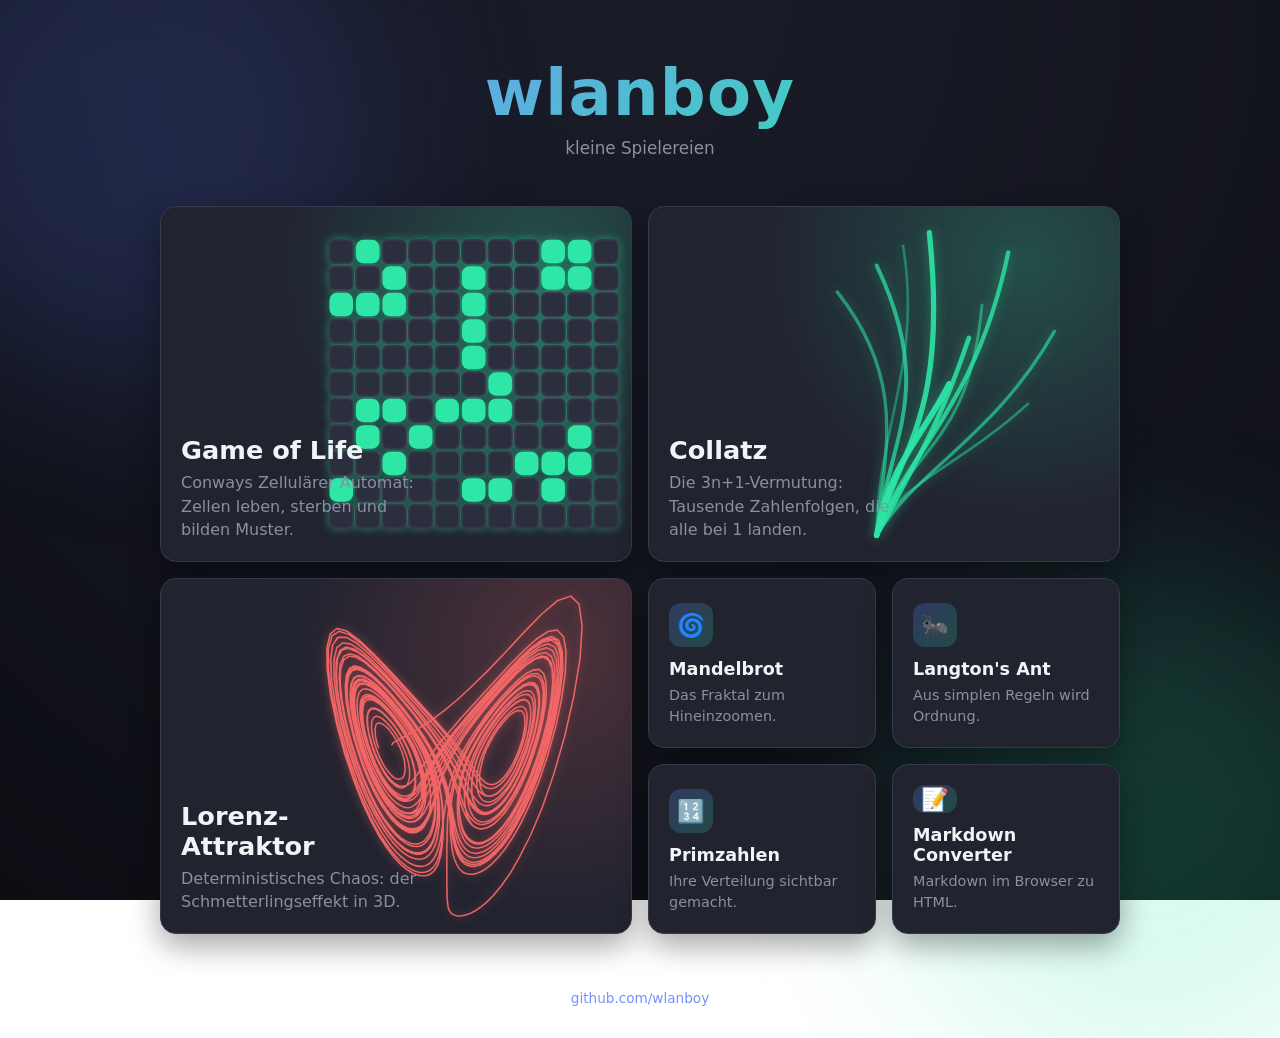
<file: index.html>
<!DOCTYPE html>
<html lang="de">
<head>
    <meta charset="UTF-8" />
    <meta name="viewport" content="width=device-width, initial-scale=1.0" />
    <meta name="description" content="Kleine Spielereien: Simulationen, Fraktale und Visualisierungen im Browser." />
    <title>wlanboy.github.io</title>
    <link rel="stylesheet" href="index.css" />
</head>
<body>

    <main class="app">
        <header class="hero">
            <h1>wlanboy</h1>
            <p class="subtitle">kleine Spielereien</p>
        </header>

        <div class="grid">
            <a href="gol.html" class="card big art gol">
                <svg class="card-art" viewBox="0 0 99 99" aria-hidden="true">
                    <rect x="0.5" y="0.5" width="8" height="8" rx="2" fill="#2b2e3d" stroke="#363a4a" stroke-width=".6"/>
                    <rect x="9.5" y="0.5" width="8" height="8" rx="2.5" fill="#2ee6a6" stroke="none"/>
                    <rect x="18.5" y="0.5" width="8" height="8" rx="2" fill="#2b2e3d" stroke="#363a4a" stroke-width=".6"/>
                    <rect x="27.5" y="0.5" width="8" height="8" rx="2" fill="#2b2e3d" stroke="#363a4a" stroke-width=".6"/>
                    <rect x="36.5" y="0.5" width="8" height="8" rx="2" fill="#2b2e3d" stroke="#363a4a" stroke-width=".6"/>
                    <rect x="45.5" y="0.5" width="8" height="8" rx="2" fill="#2b2e3d" stroke="#363a4a" stroke-width=".6"/>
                    <rect x="54.5" y="0.5" width="8" height="8" rx="2" fill="#2b2e3d" stroke="#363a4a" stroke-width=".6"/>
                    <rect x="63.5" y="0.5" width="8" height="8" rx="2" fill="#2b2e3d" stroke="#363a4a" stroke-width=".6"/>
                    <rect x="72.5" y="0.5" width="8" height="8" rx="2.5" fill="#2ee6a6" stroke="none"/>
                    <rect x="81.5" y="0.5" width="8" height="8" rx="2.5" fill="#2ee6a6" stroke="none"/>
                    <rect x="90.5" y="0.5" width="8" height="8" rx="2" fill="#2b2e3d" stroke="#363a4a" stroke-width=".6"/>
                    <rect x="0.5" y="9.5" width="8" height="8" rx="2" fill="#2b2e3d" stroke="#363a4a" stroke-width=".6"/>
                    <rect x="9.5" y="9.5" width="8" height="8" rx="2" fill="#2b2e3d" stroke="#363a4a" stroke-width=".6"/>
                    <rect x="18.5" y="9.5" width="8" height="8" rx="2.5" fill="#2ee6a6" stroke="none"/>
                    <rect x="27.5" y="9.5" width="8" height="8" rx="2" fill="#2b2e3d" stroke="#363a4a" stroke-width=".6"/>
                    <rect x="36.5" y="9.5" width="8" height="8" rx="2" fill="#2b2e3d" stroke="#363a4a" stroke-width=".6"/>
                    <rect x="45.5" y="9.5" width="8" height="8" rx="2.5" fill="#2ee6a6" stroke="none"/>
                    <rect x="54.5" y="9.5" width="8" height="8" rx="2" fill="#2b2e3d" stroke="#363a4a" stroke-width=".6"/>
                    <rect x="63.5" y="9.5" width="8" height="8" rx="2" fill="#2b2e3d" stroke="#363a4a" stroke-width=".6"/>
                    <rect x="72.5" y="9.5" width="8" height="8" rx="2.5" fill="#2ee6a6" stroke="none"/>
                    <rect x="81.5" y="9.5" width="8" height="8" rx="2.5" fill="#2ee6a6" stroke="none"/>
                    <rect x="90.5" y="9.5" width="8" height="8" rx="2" fill="#2b2e3d" stroke="#363a4a" stroke-width=".6"/>
                    <rect x="0.5" y="18.5" width="8" height="8" rx="2.5" fill="#2ee6a6" stroke="none"/>
                    <rect x="9.5" y="18.5" width="8" height="8" rx="2.5" fill="#2ee6a6" stroke="none"/>
                    <rect x="18.5" y="18.5" width="8" height="8" rx="2.5" fill="#2ee6a6" stroke="none"/>
                    <rect x="27.5" y="18.5" width="8" height="8" rx="2" fill="#2b2e3d" stroke="#363a4a" stroke-width=".6"/>
                    <rect x="36.5" y="18.5" width="8" height="8" rx="2" fill="#2b2e3d" stroke="#363a4a" stroke-width=".6"/>
                    <rect x="45.5" y="18.5" width="8" height="8" rx="2.5" fill="#2ee6a6" stroke="none"/>
                    <rect x="54.5" y="18.5" width="8" height="8" rx="2" fill="#2b2e3d" stroke="#363a4a" stroke-width=".6"/>
                    <rect x="63.5" y="18.5" width="8" height="8" rx="2" fill="#2b2e3d" stroke="#363a4a" stroke-width=".6"/>
                    <rect x="72.5" y="18.5" width="8" height="8" rx="2" fill="#2b2e3d" stroke="#363a4a" stroke-width=".6"/>
                    <rect x="81.5" y="18.5" width="8" height="8" rx="2" fill="#2b2e3d" stroke="#363a4a" stroke-width=".6"/>
                    <rect x="90.5" y="18.5" width="8" height="8" rx="2" fill="#2b2e3d" stroke="#363a4a" stroke-width=".6"/>
                    <rect x="0.5" y="27.5" width="8" height="8" rx="2" fill="#2b2e3d" stroke="#363a4a" stroke-width=".6"/>
                    <rect x="9.5" y="27.5" width="8" height="8" rx="2" fill="#2b2e3d" stroke="#363a4a" stroke-width=".6"/>
                    <rect x="18.5" y="27.5" width="8" height="8" rx="2" fill="#2b2e3d" stroke="#363a4a" stroke-width=".6"/>
                    <rect x="27.5" y="27.5" width="8" height="8" rx="2" fill="#2b2e3d" stroke="#363a4a" stroke-width=".6"/>
                    <rect x="36.5" y="27.5" width="8" height="8" rx="2" fill="#2b2e3d" stroke="#363a4a" stroke-width=".6"/>
                    <rect x="45.5" y="27.5" width="8" height="8" rx="2.5" fill="#2ee6a6" stroke="none"/>
                    <rect x="54.5" y="27.5" width="8" height="8" rx="2" fill="#2b2e3d" stroke="#363a4a" stroke-width=".6"/>
                    <rect x="63.5" y="27.5" width="8" height="8" rx="2" fill="#2b2e3d" stroke="#363a4a" stroke-width=".6"/>
                    <rect x="72.5" y="27.5" width="8" height="8" rx="2" fill="#2b2e3d" stroke="#363a4a" stroke-width=".6"/>
                    <rect x="81.5" y="27.5" width="8" height="8" rx="2" fill="#2b2e3d" stroke="#363a4a" stroke-width=".6"/>
                    <rect x="90.5" y="27.5" width="8" height="8" rx="2" fill="#2b2e3d" stroke="#363a4a" stroke-width=".6"/>
                    <rect x="0.5" y="36.5" width="8" height="8" rx="2" fill="#2b2e3d" stroke="#363a4a" stroke-width=".6"/>
                    <rect x="9.5" y="36.5" width="8" height="8" rx="2" fill="#2b2e3d" stroke="#363a4a" stroke-width=".6"/>
                    <rect x="18.5" y="36.5" width="8" height="8" rx="2" fill="#2b2e3d" stroke="#363a4a" stroke-width=".6"/>
                    <rect x="27.5" y="36.5" width="8" height="8" rx="2" fill="#2b2e3d" stroke="#363a4a" stroke-width=".6"/>
                    <rect x="36.5" y="36.5" width="8" height="8" rx="2" fill="#2b2e3d" stroke="#363a4a" stroke-width=".6"/>
                    <rect x="45.5" y="36.5" width="8" height="8" rx="2.5" fill="#2ee6a6" stroke="none"/>
                    <rect x="54.5" y="36.5" width="8" height="8" rx="2" fill="#2b2e3d" stroke="#363a4a" stroke-width=".6"/>
                    <rect x="63.5" y="36.5" width="8" height="8" rx="2" fill="#2b2e3d" stroke="#363a4a" stroke-width=".6"/>
                    <rect x="72.5" y="36.5" width="8" height="8" rx="2" fill="#2b2e3d" stroke="#363a4a" stroke-width=".6"/>
                    <rect x="81.5" y="36.5" width="8" height="8" rx="2" fill="#2b2e3d" stroke="#363a4a" stroke-width=".6"/>
                    <rect x="90.5" y="36.5" width="8" height="8" rx="2" fill="#2b2e3d" stroke="#363a4a" stroke-width=".6"/>
                    <rect x="0.5" y="45.5" width="8" height="8" rx="2" fill="#2b2e3d" stroke="#363a4a" stroke-width=".6"/>
                    <rect x="9.5" y="45.5" width="8" height="8" rx="2" fill="#2b2e3d" stroke="#363a4a" stroke-width=".6"/>
                    <rect x="18.5" y="45.5" width="8" height="8" rx="2" fill="#2b2e3d" stroke="#363a4a" stroke-width=".6"/>
                    <rect x="27.5" y="45.5" width="8" height="8" rx="2" fill="#2b2e3d" stroke="#363a4a" stroke-width=".6"/>
                    <rect x="36.5" y="45.5" width="8" height="8" rx="2" fill="#2b2e3d" stroke="#363a4a" stroke-width=".6"/>
                    <rect x="45.5" y="45.5" width="8" height="8" rx="2" fill="#2b2e3d" stroke="#363a4a" stroke-width=".6"/>
                    <rect x="54.5" y="45.5" width="8" height="8" rx="2.5" fill="#2ee6a6" stroke="none"/>
                    <rect x="63.5" y="45.5" width="8" height="8" rx="2" fill="#2b2e3d" stroke="#363a4a" stroke-width=".6"/>
                    <rect x="72.5" y="45.5" width="8" height="8" rx="2" fill="#2b2e3d" stroke="#363a4a" stroke-width=".6"/>
                    <rect x="81.5" y="45.5" width="8" height="8" rx="2" fill="#2b2e3d" stroke="#363a4a" stroke-width=".6"/>
                    <rect x="90.5" y="45.5" width="8" height="8" rx="2" fill="#2b2e3d" stroke="#363a4a" stroke-width=".6"/>
                    <rect x="0.5" y="54.5" width="8" height="8" rx="2" fill="#2b2e3d" stroke="#363a4a" stroke-width=".6"/>
                    <rect x="9.5" y="54.5" width="8" height="8" rx="2.5" fill="#2ee6a6" stroke="none"/>
                    <rect x="18.5" y="54.5" width="8" height="8" rx="2.5" fill="#2ee6a6" stroke="none"/>
                    <rect x="27.5" y="54.5" width="8" height="8" rx="2" fill="#2b2e3d" stroke="#363a4a" stroke-width=".6"/>
                    <rect x="36.5" y="54.5" width="8" height="8" rx="2.5" fill="#2ee6a6" stroke="none"/>
                    <rect x="45.5" y="54.5" width="8" height="8" rx="2.5" fill="#2ee6a6" stroke="none"/>
                    <rect x="54.5" y="54.5" width="8" height="8" rx="2.5" fill="#2ee6a6" stroke="none"/>
                    <rect x="63.5" y="54.5" width="8" height="8" rx="2" fill="#2b2e3d" stroke="#363a4a" stroke-width=".6"/>
                    <rect x="72.5" y="54.5" width="8" height="8" rx="2" fill="#2b2e3d" stroke="#363a4a" stroke-width=".6"/>
                    <rect x="81.5" y="54.5" width="8" height="8" rx="2" fill="#2b2e3d" stroke="#363a4a" stroke-width=".6"/>
                    <rect x="90.5" y="54.5" width="8" height="8" rx="2" fill="#2b2e3d" stroke="#363a4a" stroke-width=".6"/>
                    <rect x="0.5" y="63.5" width="8" height="8" rx="2" fill="#2b2e3d" stroke="#363a4a" stroke-width=".6"/>
                    <rect x="9.5" y="63.5" width="8" height="8" rx="2.5" fill="#2ee6a6" stroke="none"/>
                    <rect x="18.5" y="63.5" width="8" height="8" rx="2" fill="#2b2e3d" stroke="#363a4a" stroke-width=".6"/>
                    <rect x="27.5" y="63.5" width="8" height="8" rx="2.5" fill="#2ee6a6" stroke="none"/>
                    <rect x="36.5" y="63.5" width="8" height="8" rx="2" fill="#2b2e3d" stroke="#363a4a" stroke-width=".6"/>
                    <rect x="45.5" y="63.5" width="8" height="8" rx="2" fill="#2b2e3d" stroke="#363a4a" stroke-width=".6"/>
                    <rect x="54.5" y="63.5" width="8" height="8" rx="2" fill="#2b2e3d" stroke="#363a4a" stroke-width=".6"/>
                    <rect x="63.5" y="63.5" width="8" height="8" rx="2" fill="#2b2e3d" stroke="#363a4a" stroke-width=".6"/>
                    <rect x="72.5" y="63.5" width="8" height="8" rx="2" fill="#2b2e3d" stroke="#363a4a" stroke-width=".6"/>
                    <rect x="81.5" y="63.5" width="8" height="8" rx="2.5" fill="#2ee6a6" stroke="none"/>
                    <rect x="90.5" y="63.5" width="8" height="8" rx="2" fill="#2b2e3d" stroke="#363a4a" stroke-width=".6"/>
                    <rect x="0.5" y="72.5" width="8" height="8" rx="2" fill="#2b2e3d" stroke="#363a4a" stroke-width=".6"/>
                    <rect x="9.5" y="72.5" width="8" height="8" rx="2" fill="#2b2e3d" stroke="#363a4a" stroke-width=".6"/>
                    <rect x="18.5" y="72.5" width="8" height="8" rx="2.5" fill="#2ee6a6" stroke="none"/>
                    <rect x="27.5" y="72.5" width="8" height="8" rx="2" fill="#2b2e3d" stroke="#363a4a" stroke-width=".6"/>
                    <rect x="36.5" y="72.5" width="8" height="8" rx="2" fill="#2b2e3d" stroke="#363a4a" stroke-width=".6"/>
                    <rect x="45.5" y="72.5" width="8" height="8" rx="2" fill="#2b2e3d" stroke="#363a4a" stroke-width=".6"/>
                    <rect x="54.5" y="72.5" width="8" height="8" rx="2" fill="#2b2e3d" stroke="#363a4a" stroke-width=".6"/>
                    <rect x="63.5" y="72.5" width="8" height="8" rx="2.5" fill="#2ee6a6" stroke="none"/>
                    <rect x="72.5" y="72.5" width="8" height="8" rx="2.5" fill="#2ee6a6" stroke="none"/>
                    <rect x="81.5" y="72.5" width="8" height="8" rx="2.5" fill="#2ee6a6" stroke="none"/>
                    <rect x="90.5" y="72.5" width="8" height="8" rx="2" fill="#2b2e3d" stroke="#363a4a" stroke-width=".6"/>
                    <rect x="0.5" y="81.5" width="8" height="8" rx="2.5" fill="#2ee6a6" stroke="none"/>
                    <rect x="9.5" y="81.5" width="8" height="8" rx="2" fill="#2b2e3d" stroke="#363a4a" stroke-width=".6"/>
                    <rect x="18.5" y="81.5" width="8" height="8" rx="2" fill="#2b2e3d" stroke="#363a4a" stroke-width=".6"/>
                    <rect x="27.5" y="81.5" width="8" height="8" rx="2" fill="#2b2e3d" stroke="#363a4a" stroke-width=".6"/>
                    <rect x="36.5" y="81.5" width="8" height="8" rx="2" fill="#2b2e3d" stroke="#363a4a" stroke-width=".6"/>
                    <rect x="45.5" y="81.5" width="8" height="8" rx="2.5" fill="#2ee6a6" stroke="none"/>
                    <rect x="54.5" y="81.5" width="8" height="8" rx="2.5" fill="#2ee6a6" stroke="none"/>
                    <rect x="63.5" y="81.5" width="8" height="8" rx="2" fill="#2b2e3d" stroke="#363a4a" stroke-width=".6"/>
                    <rect x="72.5" y="81.5" width="8" height="8" rx="2.5" fill="#2ee6a6" stroke="none"/>
                    <rect x="81.5" y="81.5" width="8" height="8" rx="2" fill="#2b2e3d" stroke="#363a4a" stroke-width=".6"/>
                    <rect x="90.5" y="81.5" width="8" height="8" rx="2" fill="#2b2e3d" stroke="#363a4a" stroke-width=".6"/>
                    <rect x="0.5" y="90.5" width="8" height="8" rx="2" fill="#2b2e3d" stroke="#363a4a" stroke-width=".6"/>
                    <rect x="9.5" y="90.5" width="8" height="8" rx="2" fill="#2b2e3d" stroke="#363a4a" stroke-width=".6"/>
                    <rect x="18.5" y="90.5" width="8" height="8" rx="2" fill="#2b2e3d" stroke="#363a4a" stroke-width=".6"/>
                    <rect x="27.5" y="90.5" width="8" height="8" rx="2" fill="#2b2e3d" stroke="#363a4a" stroke-width=".6"/>
                    <rect x="36.5" y="90.5" width="8" height="8" rx="2" fill="#2b2e3d" stroke="#363a4a" stroke-width=".6"/>
                    <rect x="45.5" y="90.5" width="8" height="8" rx="2" fill="#2b2e3d" stroke="#363a4a" stroke-width=".6"/>
                    <rect x="54.5" y="90.5" width="8" height="8" rx="2" fill="#2b2e3d" stroke="#363a4a" stroke-width=".6"/>
                    <rect x="63.5" y="90.5" width="8" height="8" rx="2" fill="#2b2e3d" stroke="#363a4a" stroke-width=".6"/>
                    <rect x="72.5" y="90.5" width="8" height="8" rx="2" fill="#2b2e3d" stroke="#363a4a" stroke-width=".6"/>
                    <rect x="81.5" y="90.5" width="8" height="8" rx="2" fill="#2b2e3d" stroke="#363a4a" stroke-width=".6"/>
                    <rect x="90.5" y="90.5" width="8" height="8" rx="2" fill="#2b2e3d" stroke="#363a4a" stroke-width=".6"/>
                </svg>
                <h2>Game of Life</h2>
                <p>Conways Zellulärer Automat: Zellen leben, sterben und bilden Muster.</p>
            </a>
            <a href="collatz.html" class="card big art">
                <svg class="card-art" viewBox="0 0 100 100" preserveAspectRatio="xMidYMid meet" fill="none" stroke="#2ee6a6" stroke-linecap="round" aria-hidden="true">
                    <path d="M30 96 C36 70 52 62 46 4" stroke-width="1.6" opacity="0.9"/>
                    <path d="M30 96 C38 72 60 58 70 10" stroke-width="1.3" opacity="0.8"/>
                    <path d="M30 96 C34 66 48 52 30 14" stroke-width="1.2" opacity="0.7"/>
                    <path d="M30 96 C42 76 66 66 84 34" stroke-width="1" opacity="0.6"/>
                    <path d="M30 96 C32 72 40 50 18 22" stroke-width="1" opacity="0.55"/>
                    <path d="M30 96 C40 68 58 70 62 26" stroke-width="0.9" opacity="0.5"/>
                    <path d="M30 96 C36 80 54 76 76 56" stroke-width="0.8" opacity="0.45"/>
                    <path d="M30 96 C30 64 44 44 38 8" stroke-width="0.8" opacity="0.4"/>
                    <path d="M30 96 C44 70 50 60 58 36" stroke-width="1.4" opacity="0.85"/>
                    <path d="M30 96 C34 74 44 66 52 50" stroke-width="1.8" opacity="0.95"/>
                </svg>
                <h2>Collatz</h2>
                <p>Die 3n+1-Vermutung: Tausende Zahlenfolgen, die alle bei 1 landen.</p>
            </a>
            <a href="lorenz.html" class="card big art lorenz">
                <svg class="card-art" viewBox="-2 -2 104 129.3" preserveAspectRatio="xMidYMid meet" fill="none" stroke="#ff6b6b" stroke-width=".6" stroke-linejoin="round" aria-hidden="true">
                    <path d="M20.3 59.6 L19.7 57.9 L19.3 56.2 L19.0 54.7 L18.9 53.2 L18.9 52.0 L19.1 51.0 L19.4 50.2 L19.9 49.8 L20.5 49.7 L21.3 49.9 L22.1 50.3 L23.0 51.0 L24.0 51.9 L24.9 53.0 L25.8 54.2 L26.7 55.6 L27.5 57.0 L28.2 58.4 L28.9 59.9 L29.5 61.3 L29.9 62.7 L30.3 64.1 L30.5 65.4 L30.6 66.6 L30.7 67.7 L30.6 68.7 L30.4 69.6 L30.2 70.4 L29.8 71.0 L29.3 71.5 L28.8 71.7 L28.1 71.8 L27.4 71.7 L26.6 71.3 L25.8 70.7 L24.9 69.8 L24.0 68.7 L23.0 67.4 L22.0 65.8 L21.1 64.0 L20.2 62.0 L19.4 59.9 L18.7 57.8 L18.1 55.6 L17.7 53.5 L17.5 51.7 L17.5 50.0 L17.7 48.7 L18.2 47.8 L18.8 47.2 L19.6 47.1 L20.6 47.4 L21.7 48.0 L22.8 49.0 L24.0 50.2 L25.2 51.6 L26.4 53.1 L27.5 54.8 L28.5 56.5 L29.4 58.3 L30.2 60.1 L30.9 61.8 L31.5 63.5 L31.9 65.1 L32.2 66.7 L32.4 68.2 L32.4 69.5 L32.4 70.8 L32.2 71.9 L31.9 72.9 L31.5 73.8 L31.0 74.4 L30.4 74.9 L29.7 75.1 L28.9 75.2 L28.0 74.9 L27.0 74.4 L26.0 73.6 L24.9 72.5 L23.7 71.1 L22.5 69.3 L21.3 67.2 L20.1 64.9 L18.9 62.3 L17.9 59.5 L17.0 56.6 L16.4 53.8 L15.9 51.1 L15.7 48.7 L15.8 46.7 L16.2 45.2 L16.9 44.2 L17.8 43.8 L19.0 43.9 L20.3 44.5 L21.8 45.6 L23.3 47.1 L24.9 48.8 L26.4 50.7 L27.8 52.7 L29.2 54.8 L30.4 57.0 L31.5 59.1 L32.4 61.2 L33.1 63.3 L33.8 65.3 L34.2 67.2 L34.6 69.0 L34.7 70.8 L34.8 72.4 L34.7 73.9 L34.5 75.2 L34.2 76.5 L33.8 77.5 L33.3 78.4 L32.6 79.1 L31.8 79.6 L31.0 79.9 L30.0 79.9 L28.9 79.5 L27.7 78.9 L26.3 77.8 L24.9 76.4 L23.5 74.6 L21.9 72.3 L20.4 69.5 L18.8 66.4 L17.4 62.9 L16.1 59.2 L14.9 55.3 L14.0 51.5 L13.5 47.9 L13.3 44.7 L13.5 42.2 L14.2 40.4 L15.2 39.4 L16.6 39.2 L18.3 39.8 L20.1 41.0 L22.1 42.7 L24.2 44.9 L26.2 47.2 L28.2 49.8 L30.0 52.4 L31.6 55.0 L33.0 57.6 L34.3 60.2 L35.4 62.7 L36.3 65.1 L37.0 67.4 L37.5 69.6 L37.9 71.7 L38.1 73.7 L38.2 75.6 L38.2 77.4 L38.1 79.1 L37.8 80.7 L37.5 82.1 L37.0 83.4 L36.5 84.5 L35.8 85.5 L35.0 86.3 L34.1 86.8 L33.0 87.1 L31.9 87.1 L30.6 86.8 L29.1 86.1 L27.5 85.0 L25.8 83.3 L23.9 81.1 L22.0 78.3 L19.9 74.8 L17.9 70.7 L15.9 66.0 L14.0 60.8 L12.3 55.4 L11.0 49.8 L10.1 44.6 L9.8 40.0 L10.0 36.3 L10.9 33.8 L12.3 32.6 L14.3 32.6 L16.7 33.7 L19.4 35.7 L22.2 38.3 L25.1 41.4 L27.8 44.6 L30.4 48.0 L32.7 51.3 L34.8 54.5 L36.7 57.6 L38.3 60.6 L39.6 63.4 L40.7 66.2 L41.6 68.8 L42.4 71.2 L42.9 73.6 L43.4 75.9 L43.7 78.1 L43.9 80.2 L44.1 82.2 L44.1 84.1 L44.1 86.0 L44.1 87.7 L44.0 89.4 L43.8 91.0 L43.6 92.6 L43.4 94.0 L43.1 95.4 L42.7 96.7 L42.3 97.9 L41.7 99.0 L41.2 100.0 L40.5 100.9 L39.7 101.7 L38.8 102.4 L37.8 102.8 L36.7 103.1 L35.4 103.0 L33.9 102.7 L32.2 102.0 L30.3 100.8 L28.2 99.0 L25.8 96.4 L23.2 93.0 L20.3 88.5 L17.3 82.9 L14.2 76.1 L11.1 68.2 L8.2 59.2 L5.7 49.7 L3.8 40.2 L2.8 31.7 L2.8 24.8 L3.9 20.2 L6.2 18.3 L9.5 18.9 L13.6 21.5 L18.1 25.6 L22.7 30.3 L27.3 35.3 L31.6 40.2 L35.5 44.7 L39.0 48.9 L42.0 52.7 L44.6 56.1 L46.8 59.2 L48.7 62.0 L50.2 64.6 L51.6 67.0 L52.7 69.2 L53.7 71.3 L54.6 73.2 L55.4 74.9 L56.2 76.5 L57.0 77.9 L57.9 79.1 L58.7 80.1 L59.6 81.0 L60.5 81.6 L61.6 82.0 L62.7 82.1 L63.9 81.9 L65.3 81.3 L66.7 80.3 L68.2 79.0 L69.8 77.1 L71.5 74.8 L73.2 71.9 L75.0 68.6 L76.6 64.8 L78.2 60.7 L79.5 56.3 L80.6 52.0 L81.4 47.8 L81.7 44.0 L81.6 41.0 L81.0 38.7 L80.0 37.4 L78.5 37.0 L76.7 37.5 L74.6 38.8 L72.4 40.7 L70.1 43.0 L67.8 45.6 L65.6 48.4 L63.6 51.3 L61.7 54.1 L60.1 56.9 L58.7 59.7 L57.5 62.3 L56.5 64.9 L55.7 67.3 L55.0 69.7 L54.5 71.9 L54.2 74.1 L54.0 76.1 L53.9 78.1 L53.9 79.9 L54.1 81.7 L54.3 83.3 L54.6 84.8 L55.0 86.2 L55.6 87.5 L56.2 88.6 L56.9 89.6 L57.8 90.3 L58.8 90.9 L59.9 91.2 L61.1 91.2 L62.5 90.9 L64.0 90.2 L65.8 89.0 L67.6 87.2 L69.7 84.9 L71.8 81.8 L74.1 78.0 L76.4 73.4 L78.7 68.1 L80.9 62.1 L82.9 55.7 L84.5 49.2 L85.6 42.9 L86.0 37.4 L85.8 33.1 L84.8 30.1 L83.1 28.8 L80.8 29.0 L77.9 30.5 L74.8 33.0 L71.5 36.2 L68.2 39.7 L65.1 43.5 L62.2 47.2 L59.5 50.8 L57.2 54.2 L55.1 57.5 L53.4 60.6 L51.9 63.6 L50.7 66.4 L49.7 69.0 L48.8 71.5 L48.1 73.9 L47.6 76.2 L47.1 78.5 L46.7 80.6 L46.4 82.6 L46.1 84.5 L45.8 86.4 L45.6 88.2 L45.4 89.9 L45.1 91.5 L44.9 93.0 L44.6 94.5 L44.4 96.0 L44.0 97.3 L43.7 98.6 L43.3 99.8 L42.9 100.9 L42.4 102.0 L41.8 102.9 L41.2 103.8 L40.4 104.5 L39.6 105.1 L38.6 105.6 L37.5 105.9 L36.3 105.9 L34.8 105.6 L33.2 105.0 L31.3 103.9 L29.2 102.2 L26.8 99.9 L24.2 96.7 L21.3 92.4 L18.2 86.9 L14.9 80.2 L11.6 72.1 L8.4 62.8 L5.6 52.7 L3.3 42.4 L1.8 32.7 L1.5 24.6 L2.3 19.0 L4.5 16.1 L7.7 16.2 L11.9 18.6 L16.6 22.7 L21.6 27.7 L26.5 33.0 L31.2 38.2 L35.4 43.0 L39.2 47.4 L42.5 51.3 L45.3 54.8 L47.7 57.9 L49.7 60.7 L51.5 63.2 L52.9 65.5 L54.1 67.6 L55.2 69.5 L56.2 71.3 L57.1 72.8 L58.0 74.2 L58.8 75.4 L59.7 76.5 L60.6 77.3 L61.5 77.9 L62.5 78.3 L63.5 78.4 L64.7 78.2 L65.9 77.7 L67.2 76.8 L68.5 75.6 L69.9 74.0 L71.4 71.9 L72.9 69.5 L74.3 66.7 L75.7 63.5 L77.0 60.1 L78.2 56.5 L79.0 52.9 L79.7 49.6 L79.9 46.5 L79.8 44.0 L79.4 42.1 L78.5 40.9 L77.3 40.4 L75.9 40.7 L74.2 41.6 L72.4 43.1 L70.5 44.9 L68.6 47.1 L66.7 49.4 L65.0 51.8 L63.4 54.3 L61.9 56.8 L60.7 59.3 L59.6 61.7 L58.7 64.1 L58.0 66.3 L57.4 68.5 L57.0 70.5 L56.8 72.5 L56.7 74.4 L56.7 76.1 L56.8 77.7 L57.0 79.2 L57.4 80.6 L57.9 81.8 L58.4 82.9 L59.1 83.8 L59.9 84.4 L60.9 84.9 L61.9 85.0 L63.1 84.9 L64.4 84.4 L65.9 83.5 L67.5 82.2 L69.2 80.4 L71.0 78.0 L72.8 75.1 L74.7 71.6 L76.6 67.5 L78.4 62.9 L80.1 58.0 L81.4 53.0 L82.5 48.1 L83.0 43.6 L83.1 39.7 L82.6 36.8 L81.6 35.0 L80.0 34.4 L78.0 34.8 L75.7 36.1 L73.2 38.2 L70.6 40.7 L68.0 43.6 L65.5 46.7 L63.2 49.9 L61.1 53.0 L59.2 56.0 L57.6 58.9 L56.2 61.8 L55.1 64.5 L54.1 67.1 L53.3 69.6 L52.7 72.0 L52.3 74.2 L52.0 76.4 L51.8 78.5 L51.6 80.5 L51.6 82.4 L51.7 84.3 L51.9 86.0 L52.1 87.6 L52.4 89.2 L52.8 90.6 L53.2 91.9 L53.7 93.2 L54.4 94.3 L55.1 95.2 L55.9 96.0 L56.9 96.6 L58.0 97.0 L59.2 97.1 L60.6 97.0 L62.2 96.4 L63.9 95.4 L65.9 93.9 L68.0 91.7 L70.3 88.8 L72.9 85.0 L75.5 80.2 L78.2 74.5 L80.9 67.8 L83.5 60.4 L85.7 52.4 L87.4 44.5 L88.5 37.1 L88.7 30.9 L88.0 26.4 L86.3 23.9 L83.8 23.5 L80.6 24.9 L76.9 27.7 L73.0 31.4 L69.0 35.6 L65.2 40.0 L61.7 44.2 L58.4 48.3 L55.6 52.1 L53.1 55.6 L51.0 58.9 L49.2 61.9 L47.7 64.8 L46.4 67.4 L45.4 69.9 L44.5 72.3 L43.7 74.5 L43.0 76.6 L42.3 78.6 L41.7 80.5 L41.1 82.2 L40.5 83.8 L39.9 85.3 L39.2 86.7 L38.5 87.9 L37.7 89.0 L36.9 89.9 L35.9 90.6 L34.8 91.0 L33.6 91.2 L32.3 91.1 L30.8 90.6 L29.1 89.6 L27.3 88.2 L25.4 86.2 L23.3 83.5 L21.1 80.1 L18.8 75.9 L16.4 71.0 L14.2 65.4 L12.1 59.1 L10.2 52.6 L8.9 46.2 L8.0 40.3 L7.9 35.2 L8.5 31.5 L9.8 29.3 L11.8 28.7 L14.4 29.5 L17.4 31.5 L20.7 34.4 L24.0 37.8 L27.2 41.5 L30.2 45.2 L33.0 48.9 L35.5 52.4 L37.7 55.8 L39.6 59.0 L41.2 62.0 L42.6 64.9 L43.7 67.6 L44.7 70.2 L45.4 72.7 L46.1 75.0 L46.6 77.3 L47.0 79.4 L47.4 81.5 L47.7 83.5 L48.0 85.4 L48.2 87.2 L48.4 89.0 L48.7 90.6 L48.9 92.2 L49.2 93.7 L49.4 95.2 L49.7 96.6 L50.0 97.9 L50.4 99.1 L50.8 100.3 L51.3 101.4 L51.8 102.4 L52.4 103.3 L53.1 104.1 L53.8 104.8 L54.8 105.4 L55.8 105.7 L57.0 105.9 L58.3 105.8 L59.9 105.4 L61.6 104.5 L63.6 103.2 L65.8 101.2 L68.3 98.5 L71.1 94.8 L74.0 90.0 L77.2 84.0 L80.5 76.6 L83.8 67.9 L86.9 58.2 L89.5 47.9 L91.4 37.7 L92.4 28.7 L92.2 21.6 L90.8 17.3 L88.1 15.8 L84.3 17.1 L79.9 20.4 L75.0 25.0 L70.0 30.2 L65.2 35.5 L60.7 40.5 L56.6 45.1 L53.1 49.3 L50.0 52.9 L47.4 56.2 L45.2 59.2 L43.3 61.9 L41.8 64.3 L40.4 66.5 L39.2 68.5 L38.2 70.4 L37.3 72.0 L36.4 73.5 L35.5 74.8 L34.7 76.0 L33.8 76.9 L32.9 77.6 L32.0 78.1 L31.0 78.4 L29.9 78.3 L28.7 78.0 L27.5 77.3 L26.1 76.3 L24.7 74.9 L23.3 73.1 L21.8 70.9 L20.3 68.2 L18.9 65.2 L17.6 61.9 L16.3 58.4 L15.3 54.8 L14.5 51.3 L14.1 48.1 L14.0 45.2 L14.2 43.0 L14.9 41.4 L15.9 40.6 L17.2 40.5 L18.8 41.1 L20.6 42.2 L22.4 43.9 L24.4 45.9 L26.2 48.1 L28.0 50.5 L29.7 53.0 L31.2 55.5 L32.6 58.0 L33.8 60.4 L34.7 62.8 L35.6 65.1 L36.2 67.3 L36.7 69.4 L37.0 71.5 L37.2 73.4 L37.3 75.2 L37.2 76.9 L37.0 78.5 L36.7 79.9 L36.3 81.2 L35.8 82.3 L35.2 83.3 L34.4 84.1 L33.5 84.7 L32.6 85.0 L31.4 85.0 L30.2 84.7 L28.8 84.1 L27.3 83.0 L25.7 81.4 L23.9 79.4 L22.1 76.7 L20.2 73.5 L18.3 69.7 L16.4 65.4 L14.7 60.7 L13.2 55.7 L12.0 50.7 L11.1 45.9 L10.8 41.7 L11.0 38.3 L11.7 35.9 L13.0 34.6 L14.8 34.4 L16.9 35.3 L19.4 37.0 L21.9 39.3 L24.5 42.1 L27.1 45.1 L29.5 48.2 L31.7 51.3 L33.7 54.4 L35.5 57.4 L37.0 60.3 L38.3 63.0 L39.3 65.7 L40.2 68.3 L40.9 70.7 L41.4 73.0 L41.8 75.3 L42.1 77.4 L42.2 79.5 L42.3 81.4 L42.3 83.3 L42.2 85.1 L42.0 86.8 L41.7 88.3 L41.4 89.8 L41.0 91.2 L40.5 92.5 L39.9 93.7 L39.2 94.7 L38.4 95.6 L37.6 96.3 L36.5 96.8 L35.4 97.1 L34.1 97.1 L32.6 96.8 L31.0 96.0 L29.1 94.8 L27.1 93.0 L24.9 90.4 L22.4 87.1 L19.8 82.9 L17.2 77.7 L14.4 71.5 L11.8 64.4 L9.4 56.7 L7.4 48.7 L5.9 40.9 L5.2 34.0 L5.4 28.5 L6.6 25.0 L8.7 23.5 L11.5 24.0 L15.0 26.1 L18.8 29.4 L22.8 33.3 L26.7 37.6 L30.4 42.0 L33.8 46.1 L36.8 50.1 L39.5 53.7 L41.8 57.1 L43.8 60.3 L45.4 63.3 L46.8 66.0 L48.0 68.6 L49.0 71.0 L49.8 73.3 L50.6 75.5 L51.3 77.6 L51.9 79.5 L52.5 81.3 L53.1 83.0 L53.7 84.6 L54.3 86.0 L55.0 87.3 L55.8 88.4 L56.6 89.4 L57.5 90.2 L58.5 90.8 L59.7 91.1 L60.9 91.2 L62.3 90.9 L63.9 90.2 L65.6 89.0 L67.5 87.3 L69.5 85.0 L71.7 82.0 L73.9 78.3 L76.3 73.7 L78.6 68.4 L80.8 62.5 L82.8 56.1 L84.4 49.6 L85.5 43.3 L86.0 37.8 L85.8 33.3 L84.9 30.3 L83.2 28.8 L80.9 28.9 L78.1 30.3 L75.0 32.8 L71.7 36.0 L68.4 39.5 L65.3 43.2 L62.3 46.9 L59.7 50.6 L57.3 54.0 L55.3 57.3 L53.5 60.4 L52.0 63.4 L50.8 66.2 L49.7 68.8 L48.9 71.4 L48.2 73.8 L47.6 76.1 L47.1 78.3 L46.7 80.4 L46.4 82.5 L46.1 84.4 L45.8 86.3 L45.6 88.0 L45.4 89.7 L45.1 91.4 L44.9 92.9 L44.7 94.4 L44.4 95.9 L44.1 97.2 L43.7 98.5 L43.4 99.7 L42.9 100.8 L42.4 101.9 L41.9 102.9 L41.2 103.7 L40.5 104.5 L39.7 105.1 L38.7 105.6 L37.6 105.9 L36.4 105.9 L34.9 105.7 L33.3 105.1 L31.5 104.0 L29.4 102.4 L27.0 100.1 L24.4 97.0 L21.6 92.8 L18.5 87.5 L15.2 80.8 L11.9 72.9 L8.7 63.7 L5.8 53.6 L3.4 43.3 L1.9 33.5 L1.4 25.2 L2.2 19.3 L4.2 16.2 L7.4 16.1 L11.5 18.3 L16.2 22.3 L21.2 27.3 L26.1 32.6 L30.8 37.8 L35.1 42.6 L38.9 47.0 L42.3 50.9 L45.1 54.5 L47.5 57.6 L49.6 60.4 L51.3 63.0 L52.8 65.3 L54.1 67.4 L55.2 69.4 L56.1 71.1 L57.0 72.7 L57.9 74.1 L58.8 75.3 L59.6 76.4 L60.5 77.2 L61.4 77.8 L62.4 78.2 L63.5 78.3 L64.6 78.2 L65.8 77.7 L67.1 76.9 L68.4 75.7 L69.8 74.1 L71.3 72.1 L72.8 69.7 L74.2 66.9 L75.6 63.8 L76.9 60.3 L78.1 56.8 L79.0 53.2 L79.6 49.8 L79.9 46.7 L79.8 44.2 L79.4 42.2 L78.6 41.0 L77.4 40.5 L76.0 40.7 L74.3 41.6 L72.5 42.9 L70.6 44.8 L68.7 46.9 L66.9 49.2 L65.1 51.7 L63.5 54.2 L62.1 56.7 L60.8 59.1 L59.7 61.5 L58.8 63.9 L58.1 66.1 L57.5 68.3 L57.1 70.4 L56.8 72.3 L56.7 74.2 L56.7 76.0 L56.8 77.6 L57.0 79.1 L57.4 80.5 L57.8 81.7 L58.4 82.8 L59.1 83.7 L59.9 84.4 L60.8 84.8 L61.9 85.0 L63.1 84.9 L64.4 84.4 L65.8 83.6 L67.4 82.3 L69.1 80.5 L70.9 78.2 L72.7 75.3 L74.6 71.8 L76.5 67.7 L78.3 63.2 L80.0 58.4 L81.3 53.3 L82.4 48.4 L83.0 43.9 L83.1 40.0 L82.6 37.0 L81.6 35.2 L80.1 34.4 L78.1 34.8 L75.9 36.0 L73.4 38.0 L70.8 40.6 L68.2 43.5 L65.7 46.5 L63.4 49.7 L61.2 52.8 L59.4 55.8 L57.7 58.8 L56.3 61.6 L55.2 64.3 L54.2 66.9 L53.4 69.4 L52.8 71.8 L52.3 74.1 L52.0 76.3 L51.8 78.4 L51.7 80.4 L51.7 82.3 L51.7 84.1 L51.9 85.9 L52.1 87.5 L52.4 89.0 L52.8 90.5 L53.2 91.8 L53.8 93.0 L54.4 94.1 L55.1 95.1 L56.0 95.9 L56.9 96.5 L58.0 96.9 L59.2 97.0 L60.6 96.9 L62.2 96.3 L63.9 95.3 L65.9 93.8 L68.0 91.6 L70.4 88.7 L72.9 84.9 L75.5 80.1 L78.2 74.4 L80.9 67.8 L83.4 60.3 L85.7 52.4 L87.4 44.5 L88.4 37.1 L88.6 30.9 L87.9 26.5 L86.3 24.0 L83.8 23.6 L80.6 25.0 L76.9 27.8 L73.0 31.5 L69.0 35.7 L65.2 40.0 L61.7 44.2 L58.5 48.3 L55.6 52.1 L53.2 55.6 L51.1 58.9 L49.3 61.9 L47.8 64.8 L46.5 67.4 L45.4 69.9 L44.5 72.3 L43.7 74.5 L43.0 76.6 L42.4 78.6 L41.8 80.5 L41.2 82.3 L40.6 83.9 L40.0 85.4 L39.3 86.8 L38.6 88.0 L37.9 89.1 L37.0 90.0 L36.0 90.7 L35.0 91.2 L33.8 91.4 L32.4 91.3 L31.0 90.8 L29.3 89.9 L27.5 88.5 L25.6 86.6 L23.5 84.0 L21.3 80.6 L19.0 76.5 L16.6 71.6 L14.3 66.0 L12.2 59.8 L10.3 53.3 L8.9 46.8 L8.0 40.7 L7.8 35.5 L8.3 31.6 L9.6 29.3 L11.6 28.5 L14.1 29.2 L17.1 31.2 L20.3 34.0 L23.7 37.4 L26.9 41.1 L30.0 44.8 L32.8 48.5 L35.4 52.1 L37.6 55.5 L39.6 58.7 L41.2 61.7 L42.6 64.6 L43.7 67.4 L44.7 70.0 L45.5 72.4 L46.1 74.8 L46.7 77.1 L47.1 79.2 L47.5 81.3 L47.8 83.3 L48.1 85.2 L48.4 87.0 L48.6 88.8 L48.9 90.4 L49.1 92.0 L49.4 93.6 L49.7 95.0 L50.0 96.4 L50.3 97.7 L50.7 98.9 L51.2 100.1 L51.7 101.2 L52.2 102.1 L52.9 103.0 L53.6 103.8 L54.5 104.4 L55.5 104.9 L56.6 105.1 L57.9 105.1 L59.3 104.9 L61.0 104.2 L62.9 103.1 L65.0 101.4 L67.4 99.0 L70.0 95.7 L72.9 91.4 L75.9 85.9 L79.2 79.2 L82.4 71.1 L85.5 61.9 L88.3 51.9 L90.5 41.9 L91.9 32.5 L92.1 24.7 L91.2 19.3 L89.0 16.7 L85.7 16.9 L81.6 19.4 L76.9 23.4 L72.0 28.4 L67.2 33.6 L62.6 38.7 L58.5 43.4 L54.8 47.8 L51.5 51.6 L48.8 55.1 L46.4 58.2 L44.5 61.0 L42.8 63.6 L41.4 65.9 L40.2 68.0 L39.1 70.0 L38.1 71.8 L37.2 73.4 L36.4 74.8 L35.6 76.1 L34.7 77.2 L33.8 78.1 L32.9 78.7 L31.9 79.2 L30.9 79.3 L29.7 79.2 L28.5 78.8 L27.2 78.0 L25.8 76.8 L24.4 75.2 L22.9 73.2 L21.3 70.8 L19.8 67.9 L18.3 64.7 L16.9 61.1 L15.7 57.4 L14.7 53.6 L13.9 50.0 L13.6 46.6 L13.6 43.8 L14.0 41.6 L14.7 40.2 L15.9 39.6 L17.4 39.7 L19.1 40.6 L21.1 42.0 L23.1 43.9 L25.1 46.1 L27.0 48.5 L28.9 51.0 L30.6 53.6 L32.1 56.2 L33.4 58.8 L34.6 61.3 L35.6 63.7 L36.4 66.0 L37.0 68.3 L37.4 70.4 L37.7 72.5 L37.9 74.4 L38.0 76.2 L37.9 78.0 L37.7 79.6 L37.4 81.0 L37.0 82.4 L36.5 83.6 L35.8 84.6 L35.1 85.4 L34.2 86.0 L33.2 86.4 L32.1 86.5 L30.8 86.3 L29.5 85.8 L27.9 84.8 L26.3 83.3 L24.5 81.3 L22.6 78.7 L20.6 75.5 L18.6 71.7 L16.6 67.3 L14.7 62.3 L13.0 57.1 L11.6 51.7 L10.6 46.4 L10.1 41.7 L10.2 37.8 L10.8 35.0 L12.1 33.4 L13.8 33.0 L16.1 33.7 L18.6 35.4 L21.3 37.8 L24.1 40.7 L26.8 43.8 L29.4 47.1 L31.8 50.3 L33.9 53.5 L35.8 56.6 L37.5 59.6 L38.8 62.5 L40.0 65.2 L41.0 67.9 L41.7 70.4 L42.3 72.8 L42.8 75.1 L43.1 77.3 L43.4 79.4 L43.5 81.4 L43.6 83.4 L43.6 85.2 L43.5 87.0 L43.4 88.7 L43.2 90.3 L42.9 91.8 L42.6 93.2 L42.2 94.6 L41.8 95.9 L41.3 97.0 L40.7 98.1 L40.0 99.0 L39.2 99.8 L38.3 100.4 L37.3 100.9 L36.1 101.1 L34.7 101.1 L33.2 100.7 L31.5 99.9 L29.6 98.6 L27.5 96.6 L25.1 94.0 L22.5 90.4 L19.7 85.9 L16.8 80.2 L13.8 73.4 L10.9 65.6 L8.2 56.9 L5.9 47.8 L4.3 39.1 L3.5 31.2 L3.7 25.2 L5.1 21.3 L7.5 19.9 L10.8 20.8 L14.7 23.5 L19.0 27.5 L23.5 32.0 L27.8 36.8 L31.8 41.5 L35.5 45.8 L38.8 49.9 L41.6 53.6 L44.0 57.0 L46.1 60.1 L47.9 62.9 L49.3 65.6 L50.6 68.0 L51.7 70.3 L52.6 72.4 L53.4 74.4 L54.2 76.2 L55.0 77.9 L55.7 79.4 L56.5 80.8 L57.3 82.0 L58.1 83.0 L59.0 83.8 L60.0 84.4 L61.1 84.8 L62.3 84.8 L63.6 84.6 L65.0 83.9 L66.5 82.9 L68.2 81.3 L69.9 79.3 L71.8 76.7 L73.7 73.5 L75.6 69.7 L77.4 65.4 L79.2 60.7 L80.7 55.7 L81.9 50.8 L82.7 46.0 L83.1 41.8 L82.9 38.4 L82.2 36.0 L80.9 34.7 L79.1 34.5 L77.0 35.4 L74.6 37.0 L72.0 39.3 L69.4 42.1 L66.9 45.1 L64.5 48.2 L62.3 51.3 L60.3 54.4 L58.5 57.3 L57.0 60.2 L55.7 63.0 L54.7 65.7 L53.8 68.2 L53.1 70.6 L52.6 73.0 L52.2 75.2 L51.9 77.4 L51.8 79.4 L51.7 81.4 L51.7 83.2 L51.9 85.0 L52.0 86.7 L52.3 88.3 L52.6 89.8 L53.1 91.1 L53.6 92.4 L54.2 93.6 L54.8 94.6 L55.6 95.5 L56.5 96.2 L57.6 96.6 L58.7 96.9 L60.1 96.9 L61.5 96.5 L63.2 95.7 L65.1 94.4 L67.1 92.4 L69.4 89.8 L71.8 86.4 L74.4 82.1 L77.1 76.8 L79.8 70.5 L82.4 63.4 L84.8 55.6 L86.7 47.7 L88.0 40.1 L88.6 33.4 L88.3 28.2 L87.0 24.9 L84.8 23.6 L81.9 24.3 L78.4 26.6 L74.6 30.0 L70.7 34.0 L66.8 38.3 L63.1 42.6 L59.8 46.7 L56.8 50.6 L54.2 54.2 L52.0 57.6 L50.0 60.7 L48.4 63.6 L47.1 66.4 L45.9 69.0 L45.0 71.4 L44.1 73.7 L43.4 75.8 L42.7 77.9 L42.1 79.8 L41.6 81.6 L41.0 83.3 L40.4 84.9 L39.7 86.3 L39.1 87.6 L38.3 88.8 L37.5 89.8 L36.6 90.6 L35.6 91.2 L34.5 91.5 L33.2 91.6 L31.8 91.3 L30.3 90.7 L28.5 89.6 L26.7 87.9 L24.6 85.6 L22.5 82.7 L20.2 79.0 L17.8 74.4 L15.5 69.2 L13.2 63.2 L11.2 56.8 L9.5 50.1 L8.3 43.7 L7.7 38.0 L7.8 33.3 L8.7 30.1 L10.4 28.5 L12.6 28.5 L15.4 29.9 L18.6 32.3 L21.9 35.4 L25.3 39.0 L28.5 42.8 L31.5 46.5 L34.2 50.2 L36.6 53.7 L38.7 57.0 L40.5 60.2 L42.0 63.1 L43.3 65.9 L44.4 68.6 L45.2 71.2 L46.0 73.6 L46.6 75.9 L47.1 78.1 L47.5 80.2 L47.8 82.3 L48.2 84.2 L48.4 86.1 L48.7 87.8 L49.0 89.5 L49.3 91.2 L49.5 92.7 L49.8 94.2 L50.2 95.6 L50.5 96.9 L50.9 98.2 L51.4 99.3 L51.9 100.4 L52.5 101.4 L53.2 102.3 L54.0 103.0 L54.9 103.6 L55.9 104.1 L57.0 104.3 L58.4 104.2 L59.9 103.9 L61.6 103.1 L63.5 101.9 L65.7 100.0 L68.1 97.4 L70.8 93.9 L73.6 89.4 L76.7 83.7 L79.9 76.7 L83.1 68.4 L86.1 59.2 L88.7 49.4 L90.6 39.6 L91.7 30.8 L91.6 23.7 L90.4 19.1 L88.0 17.2 L84.5 18.0 L80.3 20.8 L75.7 25.1 L70.9 30.0 L66.2 35.1 L61.8 40.1 L57.8 44.7 L54.3 48.9 L51.2 52.6 L48.6 56.0 L46.4 59.1 L44.5 61.9 L42.9 64.4 L41.6 66.7 L40.4 68.9 L39.4 70.8 L38.5 72.6 L37.6 74.3 L36.8 75.7 L36.0 77.0 L35.1 78.2 L34.3 79.1 L33.3 79.8 L32.3 80.2 L31.3 80.4 L30.1 80.4 L28.9 80.0 L27.5 79.2 L26.1 78.0 L24.6 76.5 L23.0 74.4 L21.4 71.9 L19.8 69.0 L18.2 65.6 L16.8 61.9 L15.4 57.9 L14.3 53.9 L13.5 50.0 L13.0 46.4 L13.0 43.3 L13.3 40.9 L14.1 39.3 L15.3 38.6 L16.9 38.7 L18.7 39.5 L20.7 41.0 L22.8 43.0 L25.0 45.3 L27.0 47.8 L29.0 50.5 L30.8 53.2 L32.4 55.9 L33.9 58.5 L35.1 61.1 L36.1 63.6 L37.0 66.0 L37.6 68.3 L38.1 70.5 L38.5 72.7 L38.7 74.7 L38.8 76.6 L38.8 78.4 L38.6 80.1 L38.4 81.7 L38.0 83.1 L37.5 84.4 L37.0 85.6 L36.3 86.6 L35.5 87.4 L34.6 88.0 L33.5 88.3 L32.4 88.4 L31.0 88.1 L29.6 87.5 L28.0 86.4 L26.2 84.8 L24.3 82.6 L22.3 79.8 L20.2 76.4 L18.1 72.2 L16.0 67.4 L14.0 62.1 L12.2 56.4 L10.7 50.5 L9.7 44.9 L9.2 39.9 L9.4 35.9 L10.2 33.0 L11.6 31.5 L13.6 31.4 L16.1 32.4 L18.9 34.5 L21.8 37.2 L24.8 40.3 L27.7 43.7 L30.4 47.2 L32.9 50.6 L35.1 53.9 L37.0 57.1 L38.7 60.2 L40.1 63.1 L41.3 65.8 L42.3 68.5 L43.1 71.0 L43.7 73.4 L44.2 75.7 L44.6 77.9 L44.9 80.1 L45.1 82.1 L45.2 84.1 L45.3 85.9 L45.4 87.7 L45.4 89.5 L45.3 91.1 L45.3 92.7 L45.2 94.2 L45.0 95.7 L44.9 97.1 L44.7 98.4 L44.4 99.7 L44.1 100.9 L43.8 102.0 L43.4 103.1 L43.0 104.1 L42.5 105.1 L41.9 105.9 L41.3 106.6 L40.5 107.3 L39.6 107.8 L38.6 108.1 L37.5 108.3 L36.1 108.2 L34.6 107.8 L32.9 107.0 L30.9 105.7 L28.7 103.8 L26.2 101.1 L23.4 97.4 L20.3 92.7 L17.0 86.6 L13.6 79.1 L10.2 70.2 L6.9 60.0 L4.0 49.2 L1.8 38.3 L0.6 28.4 L0.6 20.6 L2.0 15.6 L4.7 13.8 L8.6 15.0 L13.2 18.4 L18.4 23.3 L23.6 28.8 L28.7 34.3 L33.5 39.6 L37.7 44.3 L41.5 48.5 L44.7 52.2 L47.5 55.5 L49.8 58.4 L51.7 61.0 L53.4 63.3 L54.8 65.4 L56.0 67.2 L57.1 68.9 L58.1 70.4 L59.0 71.7 L59.8 72.9 L60.7 73.8 L61.6 74.6 L62.5 75.1 L63.4 75.4 L64.4 75.4 L65.5 75.2 L66.6 74.7 L67.8 73.8 L69.0 72.7 L70.3 71.1 L71.6 69.3 L72.9 67.1 L74.1 64.6 L75.3 61.9 L76.3 59.0 L77.2 56.0 L77.9 53.1 L78.3 50.3 L78.5 47.9 L78.3 45.9 L77.9 44.4 L77.1 43.5 L76.1 43.2 L74.8 43.5 L73.4 44.2 L71.9 45.4 L70.3 47.0 L68.7 48.8 L67.1 50.8 L65.6 53.0 L64.3 55.2 L63.1 57.4 L62.0 59.6 L61.1 61.7 L60.3 63.8 L59.7 65.8 L59.2 67.8 L58.9 69.6 L58.8 71.4 L58.7 73.0 L58.8 74.5 L59.0 75.9 L59.3 77.2 L59.8 78.3 L60.3 79.2 L61.0 79.9 L61.8 80.4 L62.7 80.7 L63.7 80.7 L64.8 80.4 L66.1 79.7 L67.4 78.7 L68.8 77.2 L70.4 75.4 L72.0 73.0 L73.6 70.2 L75.2 67.0 L76.7 63.3 L78.1 59.4 L79.3 55.4 L80.2 51.4 L80.8 47.6 L81.0 44.3 L80.8 41.6 L80.2 39.7 L79.1 38.6 L77.7 38.5 L75.9 39.0 L73.9 40.3 L71.9 42.1 L69.7 44.4 L67.6 46.8 L65.6 49.5 L63.7 52.2 L62.0 54.9 L60.5 57.6 L59.2 60.2 L58.1 62.7 L57.2 65.2 L56.5 67.5 L55.9 69.8 L55.5 71.9 L55.2 74.0 L55.1 75.9 L55.1 77.8 L55.2 79.5 L55.4 81.1 L55.7 82.6 L56.1 84.0 L56.7 85.2 L57.3 86.3 L58.0 87.2 L58.9 87.9 L59.9 88.3 L61.0 88.5 L62.3 88.4 L63.7 87.9 L65.2 87.0 L66.9 85.7 L68.8 83.7 L70.7 81.2 L72.8 78.0 L74.9 74.2 L77.1 69.6 L79.1 64.5 L81.0 58.8 L82.7 53.0 L83.9 47.2 L84.6 41.9 L84.8 37.3 L84.2 33.9 L83.1 31.9 L81.3 31.2 L79.0 31.7 L76.3 33.4 L73.4 35.9 L70.4 38.9 L67.4 42.2 L64.6 45.7 L62.0 49.1 L59.7 52.5 L57.6 55.8 L55.8 58.9 L54.3 61.9 L53.0 64.7 L51.9 67.4 L51.1 70.0 L50.4 72.4 L49.8 74.8 L49.4 77.0 L49.0 79.2 L48.8 81.3 L48.6 83.3 L48.5 85.2 L48.4 87.0 L48.4 88.8 L48.4 90.5 L48.4 92.1 L48.5 93.6 L48.6 95.1 L48.8 96.6 L48.9 97.9 L49.1 99.2 L49.3 100.5 L49.6 101.7 L49.9 102.8 L50.3 103.8 L50.7 104.8 L51.2 105.7 L51.7 106.6 L52.4 107.3 L53.1 108.0 L53.9 108.5 L54.9 108.8 L56.0 109.0 L57.3 109.0 L58.8 108.6 L60.5 107.9 L62.4 106.8 L64.6 105.0 L67.0 102.5 L69.8 99.1 L72.8 94.6 L76.1 88.8 L79.5 81.5 L83.0 72.8 L86.4 62.8 L89.5 51.8 L91.9 40.7 L93.4 30.3 L93.7 21.7 L92.7 15.9 L90.2 13.3 L86.6 13.9 L82.0 16.9 L76.8 21.7 L71.4 27.2 L66.2 32.9 L61.3 38.2 L56.9 43.1 L52.9 47.4 L49.6 51.3 L46.7 54.6 L44.2 57.5 L42.2 60.1 L40.5 62.5 L39.0 64.6 L37.7 66.4 L36.6 68.1 L35.6 69.6 L34.7 70.9 L33.8 72.0 L32.9 73.0 L32.1 73.7 L31.2 74.2 L30.2 74.5 L29.2 74.5 L28.2 74.3 L27.1 73.8 L26.0 73.0 L24.8 71.8 L23.6 70.4 L22.4 68.6 L21.2 66.5 L20.0 64.2 L18.9 61.6 L17.9 58.9 L17.1 56.1 L16.4 53.4 L16.0 50.8 L15.9 48.5 L16.0 46.6 L16.5 45.2 L17.2 44.4 L18.1 44.1 L19.3 44.3 L20.7 45.0 L22.1 46.1 L23.6 47.6 L25.1 49.3 L26.6 51.2 L28.0 53.2 L29.3 55.3 L30.4 57.4 L31.5 59.5 L32.3 61.6 L33.1 63.6 L33.6 65.5 L34.1 67.4 L34.4 69.2 L34.5 70.9 L34.6 72.4 L34.5 73.9 L34.2 75.2 L33.9 76.4 L33.5 77.4 L32.9 78.2 L32.2 78.8 L31.4 79.3 L30.5 79.4 L29.5 79.3 L28.4 78.9 L27.2 78.1 L25.8 77.0 L24.4 75.5 L23.0 73.5 L21.5 71.1 L19.9 68.3 L18.5 65.1 L17.1 61.6 L15.8 57.9 L14.8 54.2 L14.0 50.5 L13.6 47.1 L13.6 44.2 L13.9 42.0 L14.7 40.5 L15.8 39.7 L17.2 39.8 L18.9 40.5 L20.8 41.8 L22.8 43.7 L24.8 45.8 L26.7 48.2 L28.6 50.7 L30.3 53.3 L31.8 55.9 L33.2 58.4 L34.4 60.9 L35.4 63.3 L36.2 65.7 L36.8 67.9 L37.3 70.1 L37.6 72.1 L37.8 74.1 L37.9 75.9 L37.8 77.7 L37.6 79.3 L37.4 80.8 L37.0 82.1 L36.4 83.3 L35.8 84.3 L35.1 85.2 L34.2 85.8 L33.3 86.2 L32.1 86.4 L30.9 86.2 L29.5 85.6 L28.0 84.7 L26.4 83.3 L24.6 81.3 L22.7 78.8 L20.8 75.6 L18.8 71.9 L16.8 67.5 L14.9 62.7 L13.2 57.4 L11.8 52.1 L10.8 46.9 L10.2 42.2 L10.2 38.2 L10.8 35.3 L12.0 33.6 L13.7 33.1 L15.9 33.8 L18.4 35.4 L21.1 37.7 L23.9 40.5 L26.6 43.6 L29.2 46.9 L31.5 50.1 L33.7 53.3 L35.6 56.4 L37.3 59.4 L38.7 62.3 L39.8 65.0 L40.8 67.7 L41.6 70.2 L42.2 72.6 L42.6 74.9 L43.0 77.1 L43.2 79.2 L43.4 81.2 L43.4 83.2 L43.4 85.0 L43.3 86.8 L43.2 88.5 L43.0 90.1 L42.7 91.6 L42.4 93.0 L42.0 94.4 L41.6 95.6 L41.0 96.8 L40.4 97.8 L39.7 98.7 L38.9 99.5 L37.9 100.1 L36.8 100.5 L35.6 100.6 L34.2 100.5 L32.7 100.0 L30.9 99.1 L28.9 97.6 L26.7 95.5 L24.3 92.6 L21.7 88.8 L18.9 83.9 L15.9 78.0 L13.0 71.0 L10.2 62.9 L7.6 54.2 L5.5 45.3 L4.1 36.9 L3.7 29.6 L4.2 24.2 L5.9 21.1 L8.5 20.4 L11.9 21.8 L16.0 24.9 L20.3 29.0 L24.7 33.6 L28.9 38.3 L32.8 42.8 L36.3 47.1 L39.4 51.1 L42.1 54.7 L44.4 58.0 L46.4 61.0 L48.0 63.8 L49.4 66.4 L50.6 68.8 L51.6 71.1 L52.5 73.2 L53.3 75.1 L54.1 76.9 L54.8 78.6 L55.5 80.1 L56.3 81.5 L57.1 82.7 L57.9 83.7 L58.8 84.5 L59.8 85.1 L60.9 85.5 L62.1 85.6 L63.4 85.3 L64.8 84.6 L66.4 83.6 L68.1 82.0 L69.9 80.0 L71.7 77.3 L73.7 74.1 L75.6 70.2 L77.5 65.8 L79.3 61.0 L80.9 55.8 L82.2 50.7 L83.0 45.7 L83.4 41.4 L83.2 37.8 L82.5 35.3 L81.2 34.0 L79.4 33.9 L77.2 34.7 L74.7 36.5 L72.0 38.9 L69.3 41.7 L66.7 44.8 L64.3 48.0 L62.0 51.1 L60.0 54.3 L58.2 57.3 L56.6 60.2 L55.3 63.0 L54.2 65.7 L53.3 68.3 L52.6 70.8 L52.1 73.1 L51.7 75.4 L51.4 77.5 L51.2 79.6 L51.1 81.6 L51.1 83.5 L51.2 85.3 L51.3 87.0 L51.5 88.6 L51.8 90.2 L52.2 91.6 L52.6 93.0 L53.1 94.2 L53.7 95.3 L54.3 96.3 L55.1 97.2 L56.0 97.9 L57.0 98.4 L58.2 98.7 L59.5 98.7 L61.0 98.3 L62.7 97.6 L64.5 96.3 L66.6 94.5 L68.9 91.9 L71.4 88.6 L74.0 84.2 L76.8 78.9 L79.6 72.5 L82.4 65.2 L84.9 57.1 L87.1 48.7 L88.6 40.5 L89.4 33.2 L89.2 27.4 L88.0 23.7 L85.8 22.1 L82.8 22.7 L79.2 24.9 L75.2 28.4 L71.1 32.6 L67.0 37.1 L63.1 41.6 L59.6 45.8 L56.5 49.8 L53.7 53.5 L51.3 57.0 L49.3 60.1 L47.6 63.0 L46.2 65.8 L45.0 68.3 L43.9 70.7 L43.0 73.0 L42.2 75.1 L41.5 77.0 L40.8 78.9 L40.2 80.6 L39.5 82.2 L38.8 83.6 L38.1 84.9 L37.3 86.0 L36.5 87.0 L35.5 87.8 L34.5 88.3 L33.4 88.5 L32.1 88.5 L30.7 88.1 L29.1 87.3 L27.4 86.1 L25.6 84.3 L23.7 81.9 L21.6 78.8 L19.5 75.1 L17.3 70.7 L15.2 65.6 L13.2 60.1 L11.5 54.2 L10.2 48.4 L9.3 42.9 L9.1 38.1 L9.5 34.5 L10.5 32.1 L12.2 31.1 L14.4 31.4 L17.0 32.9 L19.9 35.2 L22.9 38.2 L25.9 41.5 L28.8 44.9 L31.4 48.4 L33.8 51.8 L35.9 55.1 L37.8 58.2 L39.4 61.2 L40.7 64.1 L41.8 66.8 L42.7 69.4 L43.5 71.9 L44.1 74.3 L44.5 76.6 L44.9 78.8 L45.2 80.9 L45.4 82.9 L45.5 84.8 L45.6 86.6 L45.6 88.4 L45.6 90.1 L45.6 91.8 L45.5 93.3 L45.5 94.8 L45.3 96.3 L45.2 97.7 L45.0 99.0 L44.8 100.3 L44.6 101.5 L44.3 102.6 L44.0 103.7 L43.7 104.7 L43.2 105.7 L42.7 106.5 L42.2 107.4 L41.5 108.1 L40.8 108.7 L39.9 109.2 L39.0 109.5 L37.8 109.6 L36.5 109.5 L35.0 109.1 L33.3 108.4 L31.3 107.1 L29.1 105.3 L26.6 102.7 L23.8 99.1 L20.7 94.4 L17.4 88.4 L13.9 80.9 L10.4 71.9 L6.9 61.6 L3.9 50.4 L1.5 39.1 L0.1 28.7 L0.0 20.3 L1.3 14.9 L3.9 12.7 L7.8 13.7 L12.5 17.1 L17.8 22.1 L23.2 27.7 L28.5 33.4 L33.4 38.8 L37.8 43.6 L41.7 47.9 L45.0 51.6 L47.9 54.9 L50.3 57.8 L52.3 60.3 L54.0 62.5 L55.5 64.6 L56.7 66.4 L57.8 68.0 L58.8 69.4 L59.7 70.6 L60.6 71.7 L61.5 72.5 L62.3 73.2 L63.2 73.6 L64.2 73.8 L65.1 73.8 L66.2 73.5 L67.2 72.9 L68.3 72.0 L69.5 70.8 L70.7 69.3 L71.8 67.5 L73.0 65.4 L74.1 63.1 L75.1 60.6 L76.0 58.0 L76.8 55.4 L77.3 52.8 L77.6 50.4 L77.6 48.4 L77.4 46.8 L76.9 45.6 L76.2 44.9 L75.2 44.8 L74.0 45.1 L72.7 45.9 L71.3 47.0 L69.9 48.5 L68.5 50.2 L67.1 52.0 L65.8 54.0 L64.6 56.0 L63.5 58.1 L62.5 60.1 L61.7 62.1 L61.1 64.0 L60.6 65.9 L60.2 67.7 L59.9 69.4 L59.8 71.0 L59.9 72.4 L60.0 73.8 L60.3 75.0 L60.6 76.1 L61.1 76.9 L61.7 77.7 L62.4 78.1 L63.3 78.4 L64.2 78.4 L65.2 78.1 L66.4 77.6 L67.6 76.6 L68.9 75.3 L70.3 73.6 L71.8 71.5 L73.2 69.0 L74.6 66.1 L76.0 62.9 L77.2 59.5 L78.3 55.9 L79.1 52.4 L79.7 49.1 L79.9 46.1 L79.7 43.7 L79.2 41.9 L78.3 40.9 L77.1 40.6 L75.6 41.0 L73.9 42.0 L72.0 43.5 L70.1 45.4 L68.2 47.5 L66.4 49.9 L64.7 52.3 L63.2 54.8 L61.8 57.3 L60.6 59.7 L59.5 62.1 L58.7 64.4 L58.0 66.7 L57.5 68.8 L57.1 70.8 L56.8 72.8 L56.8 74.6 L56.8 76.3 L56.9 77.9 L57.2 79.4 L57.6 80.7 L58.1 81.9 L58.7 82.9 L59.4 83.7 L60.2 84.3 L61.2 84.7 L62.3 84.8 L63.5 84.6 L64.8 84.0 L66.3 83.0 L67.9 81.6 L69.6 79.6 L71.4 77.2 L73.3 74.1 L75.2 70.4 L77.1 66.3 L78.8 61.7 L80.4 56.7 L81.6 51.8 L82.6 47.0 L83.0 42.6 L82.9 39.1 L82.3 36.5 L81.1 35.0 L79.5 34.6 L77.4 35.2 L75.1 36.7 L72.5 38.9 L69.9 41.6 L67.4 44.5 L65.0 47.6 L62.7 50.7 L60.7 53.8 L58.9 56.8 L57.4 59.7 L56.0 62.4 L54.9 65.1 L54.0 67.7 L53.3 70.1 L52.8 72.5 L52.3 74.8 L52.1 76.9 L51.9 79.0 L51.8 80.9 L51.8 82.8 L51.9 84.6 L52.1 86.3 L52.4 87.9 L52.7 89.4 L53.1 90.8 L53.6 92.1 L54.2 93.2 L54.9 94.3 L55.7 95.1 L56.6 95.8 L57.6 96.3 L58.8 96.6 L60.1 96.6 L61.6 96.2 L63.2 95.4 L65.1 94.1 L67.1 92.2 L69.4 89.6 L71.8 86.2 L74.4 81.9 L77.0 76.7 L79.7 70.5 L82.3 63.4 L84.6 55.8 L86.6 47.9 L87.9 40.3 L88.5 33.7 L88.2 28.5 L86.9 25.2 L84.8 23.9 L81.9 24.5 L78.5 26.7 L74.7 30.0 L70.8 34.0 L66.9 38.3 L63.3 42.5 L60.0 46.6 L57.0 50.5 L54.4 54.1 L52.2 57.5 L50.2 60.7 L48.6 63.6 L47.3 66.3 L46.1 68.9 L45.2 71.4 L44.4 73.7 L43.6 75.8 L43.0 77.9 L42.4 79.8 L41.8 81.7 L41.2 83.4 L40.7 85.0 L40.0 86.5 L39.4 87.8 L38.7 89.0 L37.9 90.0 L37.0 90.9 L36.0 91.6 L34.9 92.0 L33.7 92.1 L32.3 92.0 L30.8 91.4 L29.2 90.5 L27.3 89.0 L25.3 86.9 L23.2 84.1 L20.9 80.6 L18.5 76.3 L16.1 71.1 L13.8 65.3 L11.6 58.9 L9.8 52.1 L8.4 45.5 L7.6 39.3 L7.5 34.2 L8.1 30.5 L9.6 28.4 L11.7 27.9 L14.4 28.9 L17.6 31.1 L20.9 34.1 L24.3 37.7 L27.6 41.5 L30.8 45.3 L33.6 49.0 L36.1 52.6 L38.4 56.0 L40.3 59.2 L41.9 62.2 L43.3 65.1 L44.4 67.8 L45.3 70.4 L46.1 72.9 L46.8 75.2 L47.3 77.4 L47.8 79.6 L48.2 81.6 L48.5 83.6 L48.8 85.5 L49.2 87.2 L49.5 89.0 L49.8 90.6 L50.1 92.1 L50.5 93.6 L50.9 95.0 L51.3 96.3 L51.8 97.5 L52.3 98.6 L53.0 99.6 L53.7 100.5 L54.5 101.3 L55.4 101.9 L56.4 102.3 L57.6 102.5 L59.0 102.4 L60.5 102.0 L62.3 101.2 L64.2 99.8 L66.4 97.8 L68.8 95.1 L71.5 91.5 L74.3 86.8 L77.3 80.9 L80.4 73.9 L83.4 65.7 L86.2 56.7 L88.6 47.3 L90.2 38.2 L91.0 30.1 L90.7 23.9 L89.3 20.0 L86.7 18.7 L83.3 19.8 L79.2 22.8 L74.7 27.0 L70.1 31.8 L65.6 36.7 L61.5 41.4 L57.7 45.9 L54.4 49.9 L51.5 53.6 L49.0 57.0 L46.9 60.0 L45.2 62.8 L43.7 65.4 L42.4 67.8 L41.3 70.0 L40.4 72.0 L39.5 73.9 L38.7 75.6 L37.9 77.2 L37.1 78.6 L36.3 79.8 L35.5 80.9 L34.6 81.7 L33.6 82.4 L32.6 82.8 L31.4 82.9 L30.2 82.7 L28.9 82.1 L27.4 81.2 L25.8 79.8 L24.2 77.9 L22.5 75.5 L20.7 72.7 L18.9 69.2 L17.2 65.3 L15.6 61.1 L14.2 56.6 L13.0 52.0 L12.2 47.6 L11.8 43.7 L11.9 40.5 L12.5 38.1 L13.6 36.7 L15.1 36.3 L17.0 36.8 L19.1 38.1 L21.4 40.1 L23.8 42.5 L26.2 45.2 L28.4 48.1 L30.5 51.0 L32.4 53.9 L34.1 56.8 L35.6 59.6 L36.8 62.3 L37.9 64.9 L38.7 67.4 L39.4 69.8 L39.9 72.1 L40.3 74.3 L40.5 76.3 L40.6 78.3 L40.6 80.2 L40.5 82.0 L40.3 83.7 L40.0 85.3 L39.7 86.8 L39.2 88.1 L38.6 89.3 L38.0 90.4 L37.2 91.3 L36.3 92.0 L35.3 92.5 L34.1 92.7 L32.8 92.7 L31.4 92.3 L29.8 91.4 L28.0 90.1 L26.0 88.2 L23.9 85.6 L21.6 82.3 L19.2 78.2 L16.8 73.2 L14.4 67.5 L12.2 61.1 L10.2 54.3 L8.6 47.4 L7.5 40.9 L7.2 35.3 L7.6 31.0 L8.8 28.3 L10.8 27.3 L13.4 28.0 L16.5 29.9 L19.8 32.8 L23.3 36.3 L26.7 40.1 L30.0 44.0 L32.9 47.8 L35.6 51.5 L38.0 54.9 L40.0 58.2 L41.7 61.3 L43.2 64.2 L44.4 67.0 L45.4 69.6 L46.3 72.1 L47.0 74.5 L47.6 76.7 L48.1 78.9 L48.5 80.9 L48.9 82.9 L49.3 84.8 L49.6 86.6 L50.0 88.3 L50.3 89.9 L50.7 91.5 L51.1 92.9 L51.6 94.3 L52.1 95.6 L52.6 96.7 L53.3 97.8 L54.0 98.7 L54.8 99.5 L55.7 100.1 L56.8 100.6 L58.0 100.8 L59.4 100.7 L60.9 100.3 L62.6 99.4 L64.6 98.1 L66.7 96.1 L69.1 93.3 L71.7 89.7 L74.5 85.1 L77.4 79.3 L80.4 72.5 L83.3 64.6 L85.9 55.9 L88.1 47.0 L89.6 38.3 L90.3 30.7 L89.9 24.9 L88.5 21.4 L86.0 20.2 L82.7 21.3 L78.8 24.1 L74.5 28.1 L70.1 32.6 L65.8 37.4 L61.8 42.0 L58.2 46.3 L55.0 50.3 L52.2 54.0 L49.8 57.3 L47.8 60.4 L46.1 63.3 L44.7 65.9 L43.4 68.3 L42.4 70.6 L41.5 72.7 L40.6 74.7 L39.9 76.5 L39.1 78.2 L38.4 79.8 L37.7 81.1 L36.9 82.4 L36.0 83.4 L35.1 84.3 L34.2 84.9 L33.1 85.2 L31.9 85.3 L30.6 85.1 L29.2 84.5 L27.6 83.5 L26.0 82.0 L24.2 80.0 L22.4 77.4 L20.4 74.2 L18.5 70.5 L16.6 66.1 L14.8 61.4 L13.2 56.3 L11.9 51.2 L11.0 46.3 L10.6 41.9 L10.7 38.3 L11.4 35.7 L12.7 34.3 L14.4 34.0 L16.6 34.8 L19.0 36.5 L21.6 38.8 L24.3 41.5 L26.9 44.6 L29.4 47.7 L31.6 50.9 L33.7 54.0 L35.5 57.0 L37.0 59.9 L38.4 62.8 L39.5 65.4 L40.4 68.0 L41.1 70.5 L41.6 72.9 L42.1 75.1 L42.3 77.3 L42.5 79.4 L42.6 81.3 L42.6 83.2 L42.5 85.0 L42.4 86.7 L42.2 88.4 L41.9 89.9 L41.5 91.3 L41.1 92.7 L40.6 93.9 L39.9 95.0 L39.2 96.0 L38.4 96.8 L37.5 97.5 L36.5 97.9 L35.3 98.1 L33.9 98.0 L32.4 97.6 L30.7 96.7 L28.8 95.3 L26.6 93.3 L24.3 90.6 L21.8 87.0 L19.1 82.4 L16.4 76.8 L13.6 70.3 L10.9 62.8 L8.5 54.7 L6.6 46.5 L5.3 38.6 L4.8 31.8 L5.2 26.6 L6.7 23.5 L9.0 22.6 L12.2 23.6 L15.8 26.2 L19.8 29.8 L23.9 34.1 L27.9 38.5 L31.6 42.9 L35.0 47.1 L38.0 51.0 L40.6 54.6 L42.9 57.9 L44.8 61.0 L46.4 63.9 L47.7 66.6 L48.9 69.1 L49.9 71.5 L50.7 73.7 L51.5 75.8 L52.2 77.8 L52.8 79.6 L53.4 81.3 L54.1 82.9 L54.8 84.4 L55.5 85.7 L56.2 86.8 L57.1 87.8 L58.0 88.6 L59.0 89.2 L60.2 89.5 L61.4 89.5 L62.8 89.1 L64.4 88.4 L66.0 87.2 L67.9 85.5 L69.9 83.2 L71.9 80.2 L74.1 76.5 L76.3 72.1 L78.5 67.0 L80.6 61.3 L82.4 55.3 L83.9 49.2 L84.9 43.4 L85.3 38.3 L85.0 34.3 L84.0 31.6 L82.4 30.3 L80.2 30.5 L77.5 31.9 L74.6 34.2 L71.5 37.2 L68.4 40.5 L65.4 44.1 L62.6 47.6 L60.1 51.1 L57.9 54.5 L55.9 57.7 L54.3 60.8 L52.9 63.7 L51.7 66.4 L50.7 69.1 L49.9 71.6 L49.3 74.0 L48.8 76.3 L48.4 78.5 L48.1 80.6 L47.8 82.6 L47.6 84.6 L47.4 86.4 L47.3 88.2 L47.2 90.0 L47.2 91.6 L47.1 93.2 L47.1 94.7 L47.1 96.2 L47.0 97.6 L47.0 99.0 L47.0 100.3 L47.0 101.5 L47.0 102.7 L47.0 103.9 L47.0 105.0 L47.0 106.0 L47.0 107.1 L47.0 108.0 L47.0 109.0 L47.0 109.9 L47.0 110.8 L47.0 111.6 L47.0 112.4 L47.0 113.2 L47.0 113.9 L47.0 114.6 L47.1 115.3 L47.1 116.0 L47.1 116.6 L47.1 117.2 L47.1 117.8 L47.1 118.3 L47.2 118.9 L47.2 119.4 L47.3 119.9 L47.3 120.3 L47.4 120.8 L47.4 121.2 L47.5 121.7 L47.6 122.1 L47.7 122.4 L47.8 122.8 L48.0 123.2 L48.2 123.5 L48.4 123.8 L48.6 124.1 L48.9 124.4 L49.2 124.6 L49.6 124.8 L50.1 125.0 L50.6 125.2 L51.2 125.3 L52.0 125.3 L52.9 125.2 L53.9 125.0 L55.2 124.7 L56.6 124.1 L58.3 123.2 L60.2 121.9 L62.5 120.0 L65.2 117.3 L68.2 113.7 L71.7 108.8 L75.5 102.2 L79.8 93.7 L84.3 83.0 L88.8 70.1 L93.1 55.2 L96.7 39.5 L99.2 24.3 L100.0 11.6 L98.8 3.2 L95.6 0.0 L90.5 1.7 L84.1 7.1 L77.0 14.4 L69.8 22.2 L62.9 29.4 L56.5 35.6 L51.0 40.7 L46.2 44.7 L42.1 47.8 L38.7 50.1 L35.9 51.9 L33.6 53.3 L31.7 54.3 L30.2 55.2 L29.0 55.8 L28.0 56.3 L27.3 56.7 L26.7 57.0 L26.2 57.3 L25.9 57.6 L25.7 57.9 L25.5 58.1 L25.4 58.4" opacity=".9"/>
                </svg>
                <h2>Lorenz-Attraktor</h2>
                <p>Deterministisches Chaos: der Schmetterlingseffekt in 3D.</p>
            </a>
            <a href="mandel.html" class="card">
                <span class="icon" aria-hidden="true">🌀</span>
                <h2>Mandelbrot</h2>
                <p>Das Fraktal zum Hineinzoomen.</p>
            </a>
            <a href="langton.html" class="card">
                <span class="icon" aria-hidden="true">🐜</span>
                <h2>Langton's Ant</h2>
                <p>Aus simplen Regeln wird Ordnung.</p>
            </a>
            <a href="primes.html" class="card">
                <span class="icon" aria-hidden="true">🔢</span>
                <h2>Primzahlen</h2>
                <p>Ihre Verteilung sichtbar gemacht.</p>
            </a>
            <a href="md.html" class="card">
                <span class="icon" aria-hidden="true">📝</span>
                <h2>Markdown Converter</h2>
                <p>Markdown im Browser zu HTML.</p>
            </a>
        </div>

        <footer>
            <a href="https://github.com/wlanboy">github.com/wlanboy</a>
        </footer>
    </main>

</body>
</html>
</file>
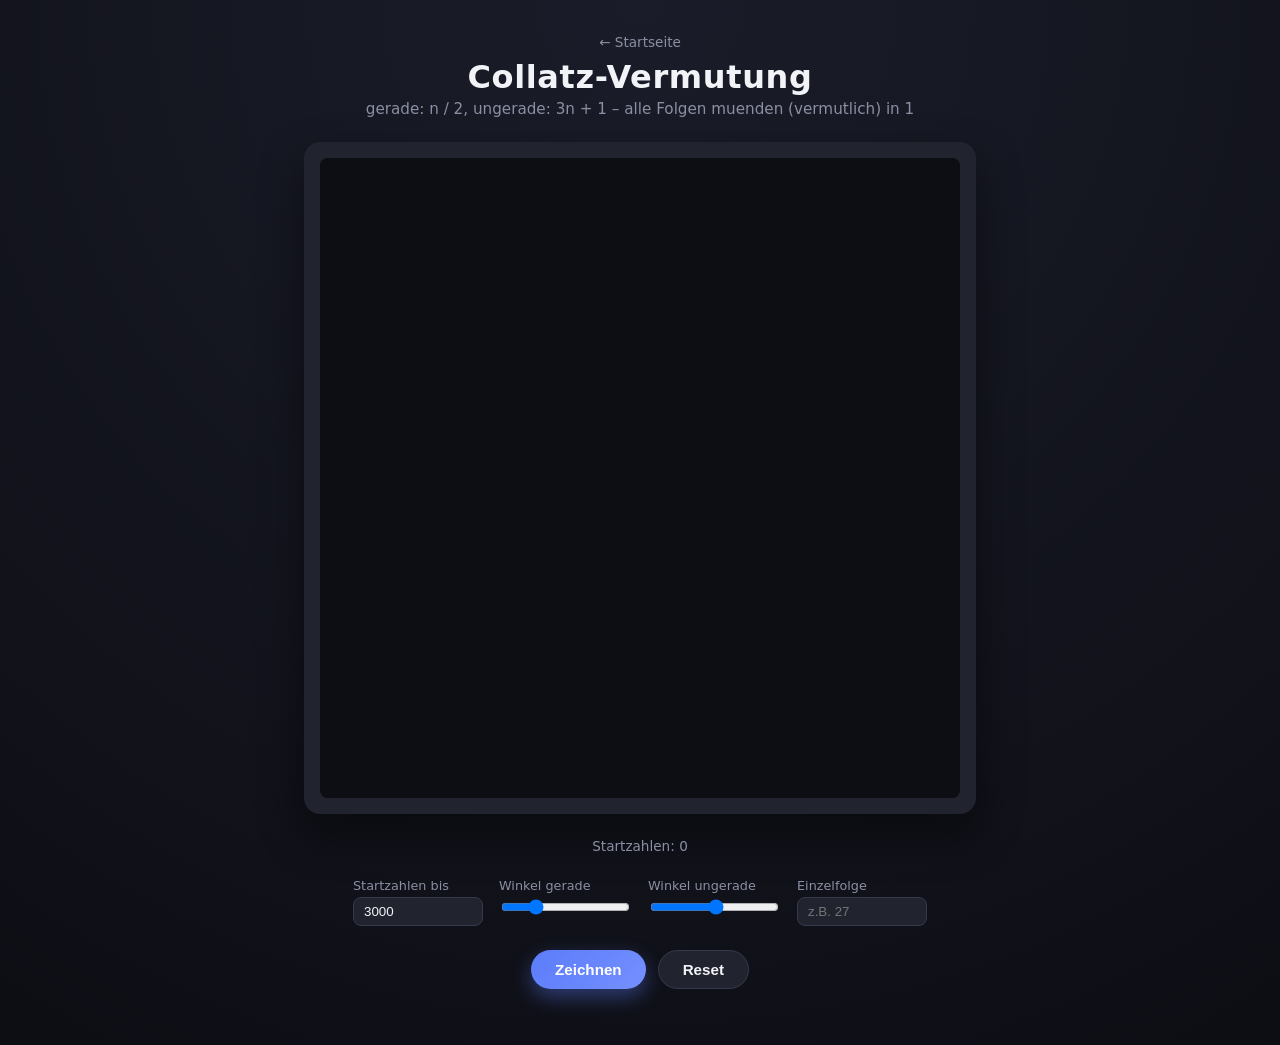
<file: collatz.html>
<!DOCTYPE html>
<html lang="de">
<head>
    <meta charset="UTF-8" />
    <meta name="viewport" content="width=device-width, initial-scale=1.0" />
    <title>Collatz</title>
    <link rel="stylesheet" href="gol.css" />
    <link rel="stylesheet" href="collatz.css" />
</head>
<body>

    <main class="app">
        <header class="app-header">
            <a href="index.html" class="back-link">&larr; Startseite</a>
            <h1>Collatz-Vermutung</h1>
            <p class="subtitle">gerade: n / 2, ungerade: 3n + 1 &ndash; alle Folgen muenden (vermutlich) in 1</p>
        </header>

        <section id="boardcontainer" class="board-card">
            <canvas id="collatzcanvas"></canvas>
        </section>

        <p id="info" class="collatz-hint">Startzahlen: 0</p>

        <div class="controls collatz-inputs">
            <label>Startzahlen bis
                <input id="limit" type="number" min="10" max="20000" value="3000" />
            </label>
            <label>Winkel gerade
                <input id="angleeven" type="range" min="1" max="30" value="8" />
            </label>
            <label>Winkel ungerade
                <input id="angleodd" type="range" min="1" max="30" value="16" />
            </label>
            <label>Einzelfolge
                <input id="single" type="number" min="1" max="1000000000" placeholder="z.B. 27" />
            </label>
        </div>

        <div class="controls">
            <button id="start" class="btn btn-primary">Zeichnen</button>
            <button id="clear" class="btn btn-secondary">Reset</button>
        </div>

        <p id="sequence" class="collatz-sequence"></p>
    </main>

    <script src="collatz.js"></script>

</body>
</html>
</file>
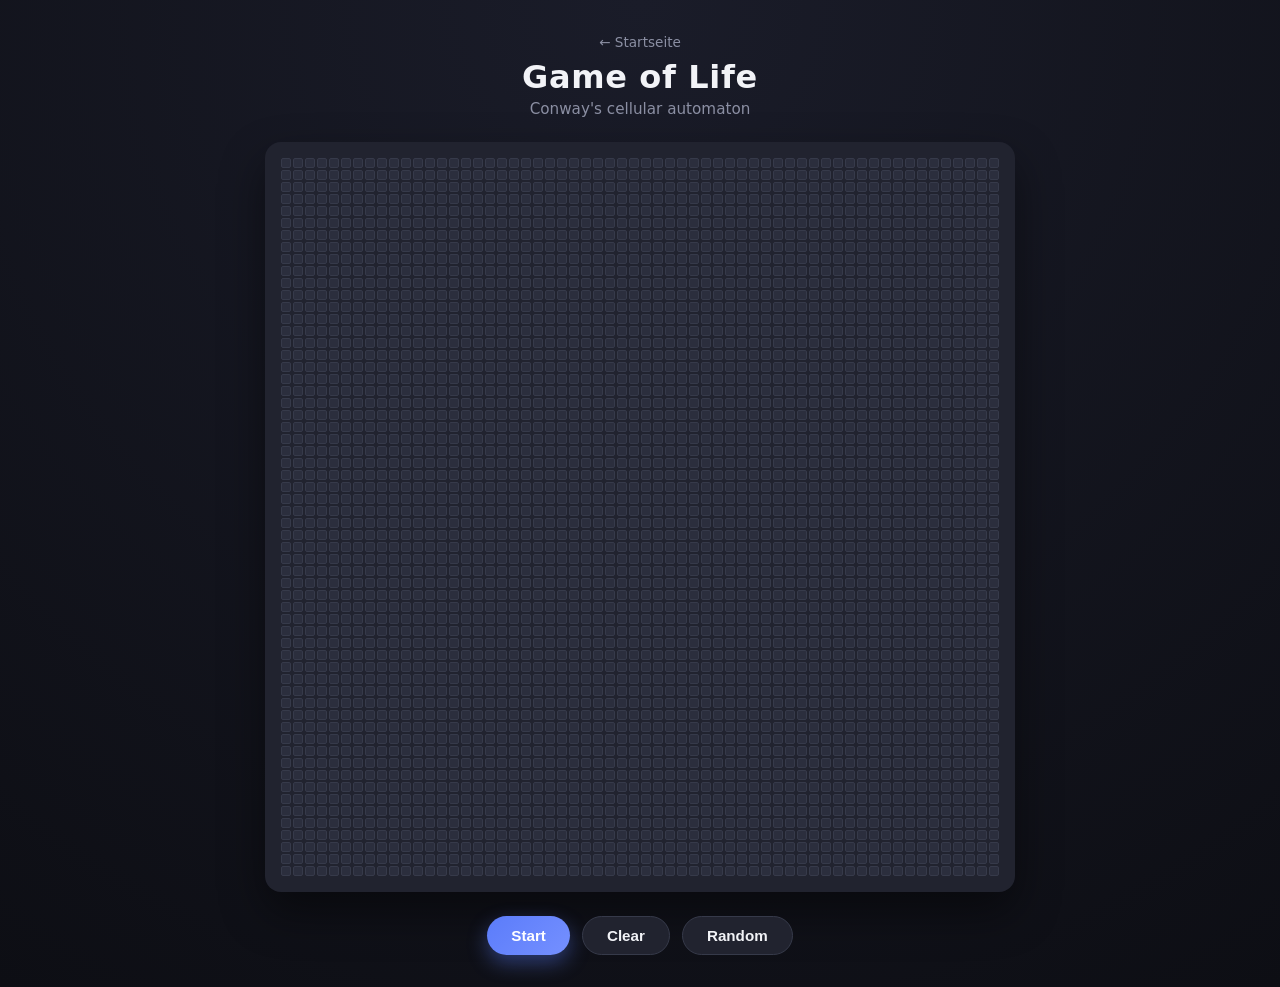
<file: gol.html>
<!DOCTYPE html>
<html lang="de">
<head>
    <meta charset="UTF-8" />
    <meta name="viewport" content="width=device-width, initial-scale=1.0" />
    <title>Game of Life</title>
    <link rel="stylesheet" href="gol.css" />
</head>
<body>

    <main class="app">
        <header class="app-header">
            <a href="index.html" class="back-link">&larr; Startseite</a>
            <h1>Game of Life</h1>
            <p class="subtitle">Conway's cellular automaton</p>
        </header>

        <section id="boardcontainer" class="board-card"></section>

        <div class="controls">
            <button id="start" class="btn btn-primary">Start</button>
            <button id="clear" class="btn btn-secondary">Clear</button>
            <button id="fill" class="btn btn-secondary">Random</button>
        </div>
    </main>

    <script src="gol.js"></script>

</body>
</html>
</file>
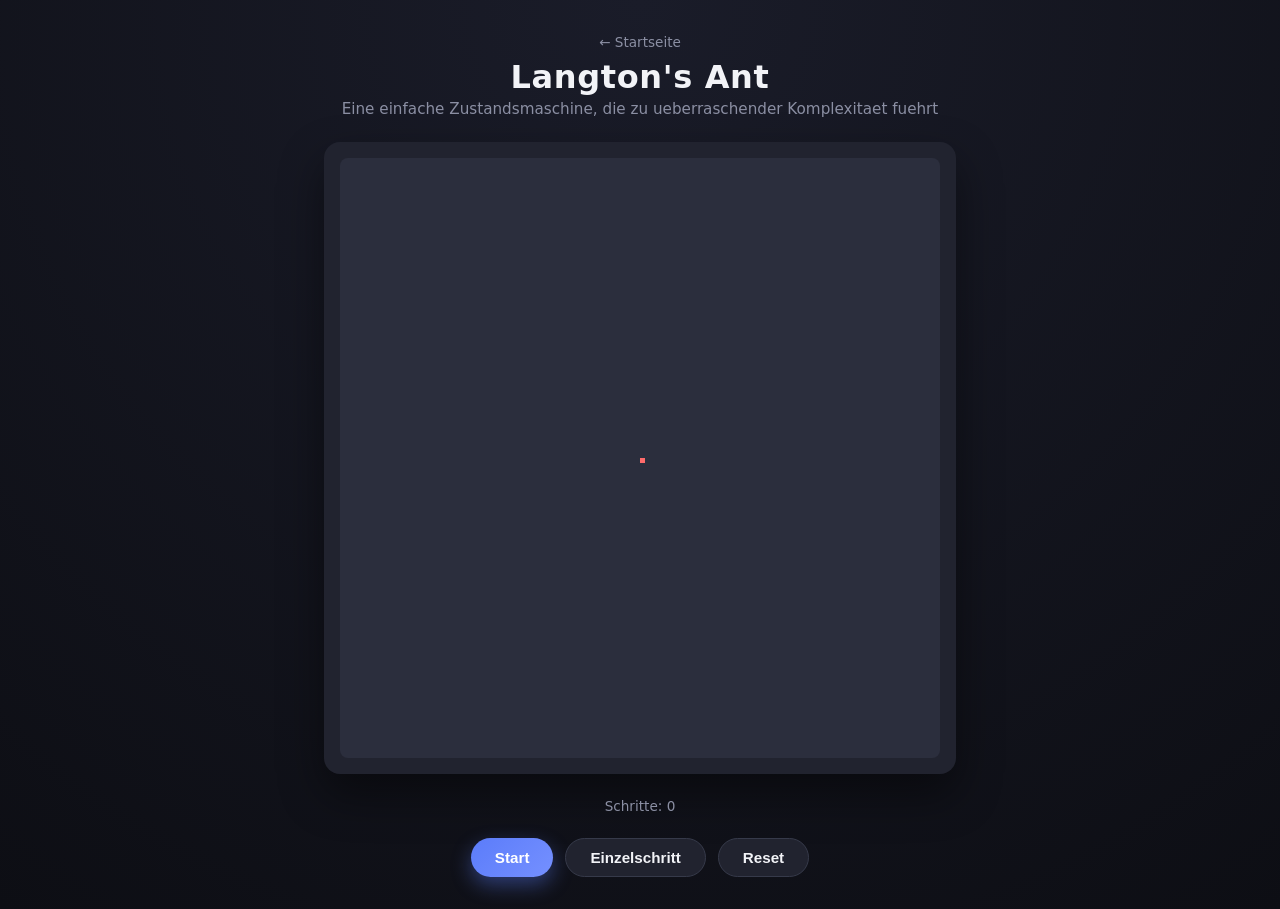
<file: langton.html>
<!DOCTYPE html>
<html lang="de">
<head>
    <meta charset="UTF-8" />
    <meta name="viewport" content="width=device-width, initial-scale=1.0" />
    <title>Langton's Ant</title>
    <link rel="stylesheet" href="gol.css" />
    <link rel="stylesheet" href="langton.css" />
</head>
<body>

    <main class="app">
        <header class="app-header">
            <a href="index.html" class="back-link">&larr; Startseite</a>
            <h1>Langton's Ant</h1>
            <p class="subtitle">Eine einfache Zustandsmaschine, die zu ueberraschender Komplexitaet fuehrt</p>
        </header>

        <section id="boardcontainer" class="board-card">
            <canvas id="langtoncanvas"></canvas>
        </section>

        <p id="stepcounter" class="langton-hint">Schritte: 0</p>

        <div class="controls">
            <button id="start" class="btn btn-primary">Start</button>
            <button id="step" class="btn btn-secondary">Einzelschritt</button>
            <button id="clear" class="btn btn-secondary">Reset</button>
        </div>
    </main>

    <script src="langton.js"></script>

</body>
</html>
</file>
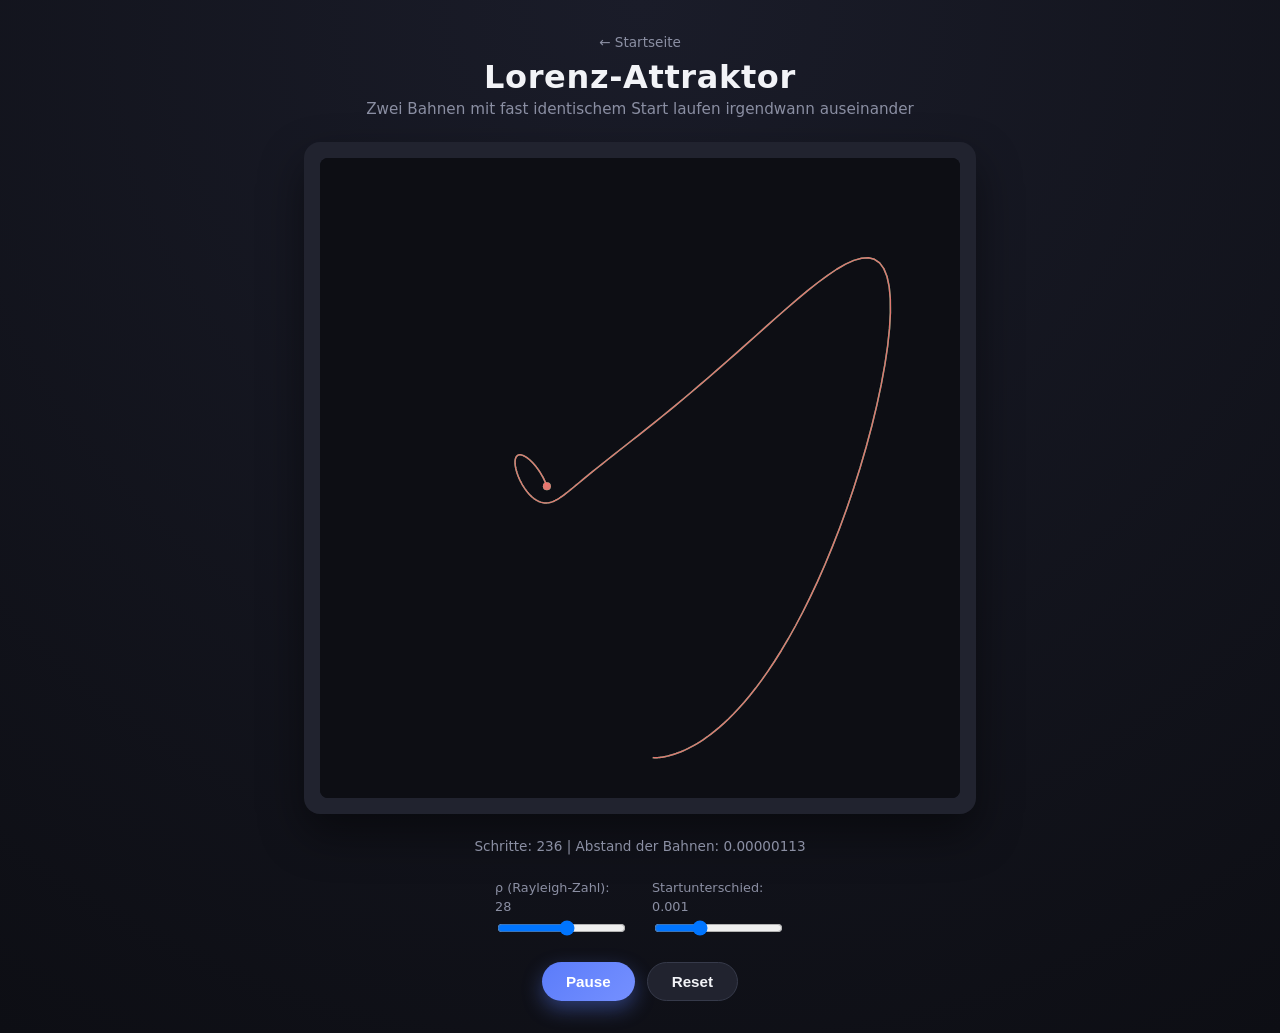
<file: lorenz.html>
<!DOCTYPE html>
<html lang="de">
<head>
    <meta charset="UTF-8" />
    <meta name="viewport" content="width=device-width, initial-scale=1.0" />
    <title>Lorenz-Attraktor</title>
    <link rel="stylesheet" href="gol.css" />
    <link rel="stylesheet" href="chaos.css" />
</head>
<body>

    <main class="app">
        <header class="app-header">
            <a href="index.html" class="back-link">&larr; Startseite</a>
            <h1>Lorenz-Attraktor</h1>
            <p class="subtitle">Zwei Bahnen mit fast identischem Start laufen irgendwann auseinander</p>
        </header>

        <section id="boardcontainer" class="board-card">
            <canvas id="chaoscanvas"></canvas>
        </section>

        <p id="info" class="chaos-hint"></p>

        <div class="controls chaos-inputs">
            <label>&rho; (Rayleigh-Zahl): <span id="rhovalue">28</span>
                <input id="rho" type="range" min="1" max="50" step="0.5" value="28" />
            </label>
            <label>Startunterschied: <span id="deltavalue">0.001</span>
                <input id="delta" type="range" min="0" max="3" step="1" value="1" />
            </label>
        </div>

        <div class="controls">
            <button id="start" class="btn btn-primary">Pause</button>
            <button id="clear" class="btn btn-secondary">Reset</button>
        </div>
    </main>

    <script src="lorenz.js"></script>

</body>
</html>
</file>
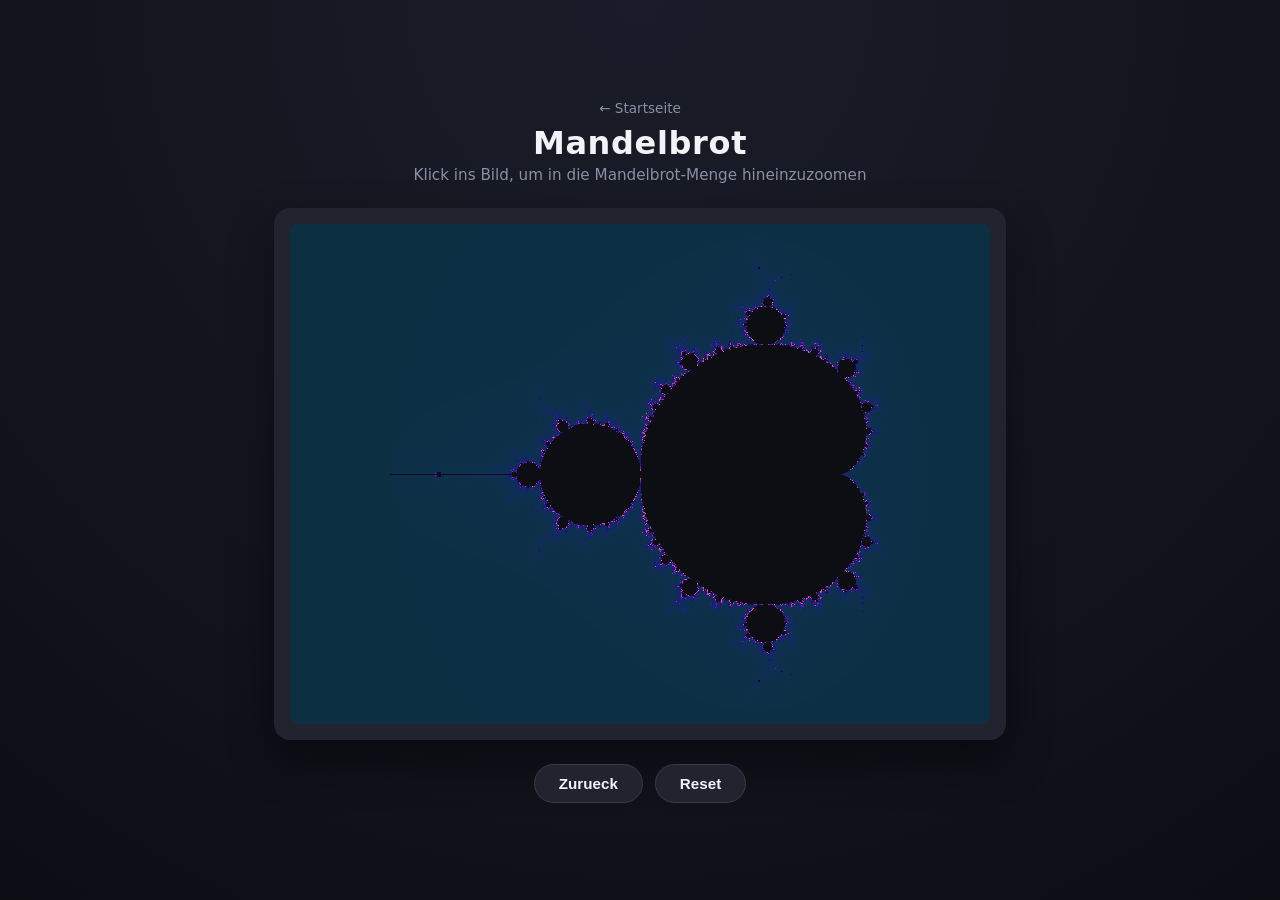
<file: mandel.html>
<!DOCTYPE html>
<html lang="de">
<head>
    <meta charset="UTF-8" />
    <meta name="viewport" content="width=device-width, initial-scale=1.0" />
    <title>Mandelbrot</title>
    <link rel="stylesheet" href="gol.css" />
    <link rel="stylesheet" href="mandel.css" />
</head>
<body>

    <main class="app">
        <header class="app-header">
            <a href="index.html" class="back-link">&larr; Startseite</a>
            <h1>Mandelbrot</h1>
            <p class="subtitle">Klick ins Bild, um in die Mandelbrot-Menge hineinzuzoomen</p>
        </header>

        <section id="boardcontainer" class="board-card">
            <canvas id="mandelcanvas"></canvas>
        </section>

        <div class="controls">
            <button id="zoomout" class="btn btn-secondary">Zurueck</button>
            <button id="reset" class="btn btn-secondary">Reset</button>
        </div>
    </main>

    <script src="mandel.js"></script>

</body>
</html>
</file>
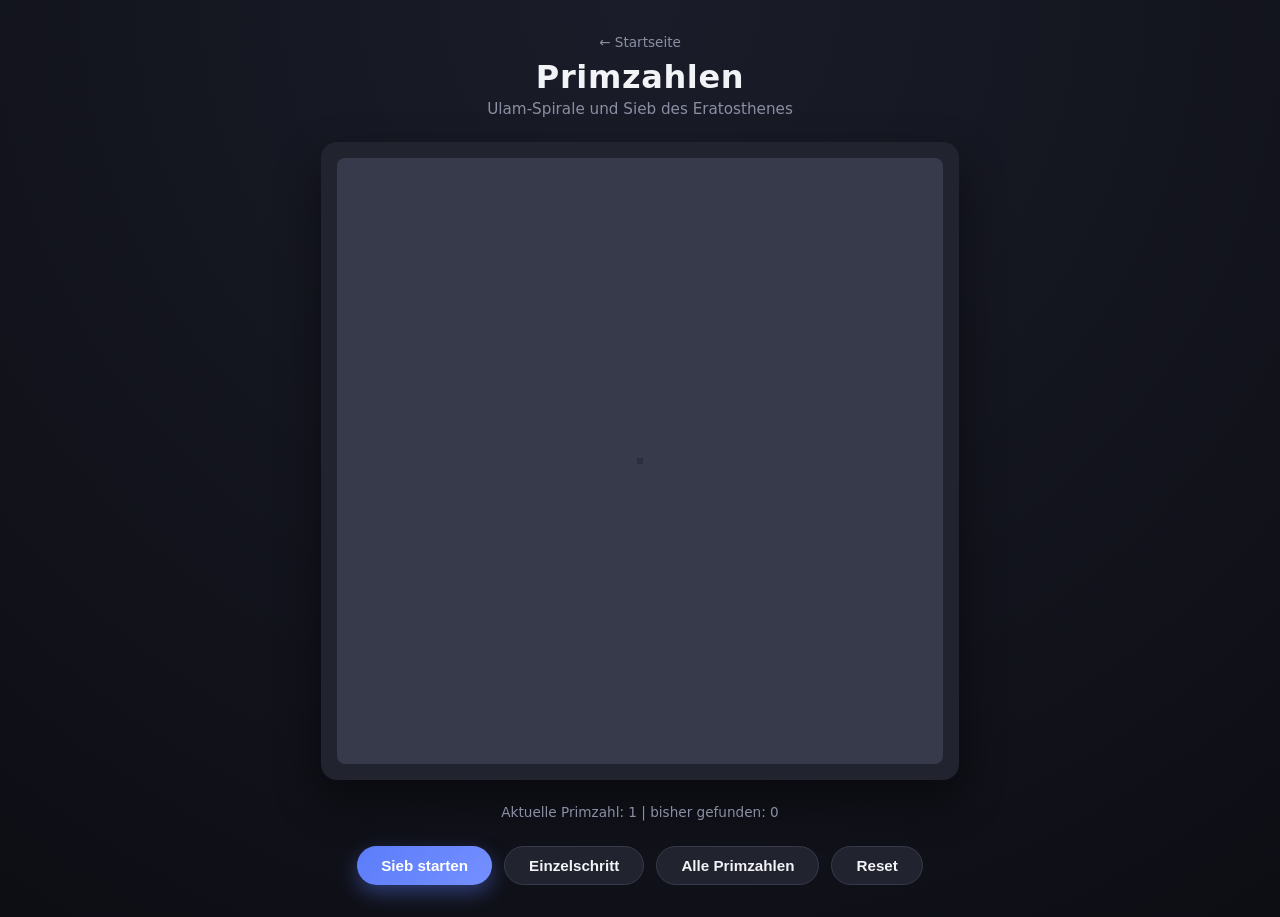
<file: primes.html>
<!DOCTYPE html>
<html lang="de">
<head>
    <meta charset="UTF-8" />
    <meta name="viewport" content="width=device-width, initial-scale=1.0" />
    <title>Primzahlen</title>
    <link rel="stylesheet" href="gol.css" />
    <link rel="stylesheet" href="primes.css" />
</head>
<body>

    <main class="app">
        <header class="app-header">
            <a href="index.html" class="back-link">&larr; Startseite</a>
            <h1>Primzahlen</h1>
            <p class="subtitle">Ulam-Spirale und Sieb des Eratosthenes</p>
        </header>

        <section id="boardcontainer" class="board-card">
            <canvas id="primecanvas"></canvas>
        </section>

        <p id="info" class="primes-hint">Faehre mit der Maus ueber eine Zelle</p>

        <div class="controls">
            <button id="start" class="btn btn-primary">Sieb starten</button>
            <button id="step" class="btn btn-secondary">Einzelschritt</button>
            <button id="all" class="btn btn-secondary">Alle Primzahlen</button>
            <button id="clear" class="btn btn-secondary">Reset</button>
        </div>
    </main>

    <script src="primes.js"></script>

</body>
</html>
</file>
<file: index.css>
:root {
    --bg-start: #1a1c29;
    --bg-end: #0d0e14;
    --card-bg: #21232f;
    --card-border: #363a4a;
    --text-primary: #f2f3f7;
    --text-muted: #8b8fa3;
    --accent: #5b7cfa;
    --accent-hover: #7590ff;
    --live: #2ee6a6;
}

* { box-sizing: border-box; }

body {
    margin: 0;
    min-height: 100vh;
    padding: 56px 16px 32px;
    background: radial-gradient(circle at top, var(--bg-start), var(--bg-end)) fixed;
    font-family: "Segoe UI", system-ui, -apple-system, sans-serif;
    color: var(--text-primary);
}

/* weich schwebende Farbflecken im Hintergrund */
body::before, body::after {
    content: "";
    position: fixed;
    z-index: -1;
    width: 40vmax;
    height: 40vmax;
    border-radius: 50%;
    filter: blur(90px);
    opacity: 0.18;
    animation: drift 24s ease-in-out infinite alternate;
}
body::before { background: var(--accent); top: -10vmax; left: -10vmax; }
body::after  { background: var(--live); bottom: -15vmax; right: -10vmax; animation-delay: -12s; }

@keyframes drift {
    to { transform: translate(8vmax, 6vmax) scale(1.15); }
}

.app {
    max-width: 960px;
    margin: 0 auto;
}

.hero {
    text-align: center;
    margin-bottom: 48px;
}

.hero h1 {
    margin: 0;
    font-size: clamp(2.4rem, 7vw, 4rem);
    font-weight: 700;
    letter-spacing: 0.02em;
    background: linear-gradient(135deg, var(--accent-hover), var(--live));
    -webkit-background-clip: text;
    background-clip: text;
    color: transparent;
}

.hero .subtitle {
    margin: 8px 0 0;
    color: var(--text-muted);
    font-size: 1.05rem;
}

.section-title {
    margin: 32px 0 14px;
    font-size: 0.8rem;
    font-weight: 600;
    letter-spacing: 0.14em;
    text-transform: uppercase;
    color: var(--text-muted);
}

.grid {
    display: grid;
    grid-template-columns: repeat(4, 1fr);
    grid-auto-rows: 170px;
    grid-auto-flow: dense;
    gap: 16px;
}

.card.big  { grid-column: span 2; grid-row: span 2; justify-content: flex-end; }
.card.wide { grid-column: span 2; justify-content: flex-end; }
.card:not(.big):not(.wide) { justify-content: flex-end; }

.card.big .icon { width: 64px; height: 64px; font-size: 2.2rem; margin-bottom: auto; }
.card.big h2 { font-size: 1.6rem; }
.card.big p, .card.wide p { font-size: 1rem; }
.card .icon { margin-bottom: auto; }

.card.big {
    background:
        radial-gradient(circle at 80% 15%, rgba(46, 230, 166, 0.22), transparent 55%),
        var(--card-bg);
}
.card.wide {
    background:
        radial-gradient(circle at 85% 20%, rgba(91, 124, 250, 0.25), transparent 55%),
        var(--card-bg);
}

.card-art {
    position: absolute;
    inset: 12px 12px 12px auto;
    height: calc(100% - 24px);
    width: 70%;
    pointer-events: none;
    filter: drop-shadow(0 0 6px rgba(46, 230, 166, 0.5));
    transition: transform 0.4s ease;
}
.card.art:hover .card-art { transform: scale(1.05) rotate(-2deg); }
.card.art h2, .card.art p { position: relative; max-width: 55%; }

@media (max-width: 800px) {
    .grid { grid-template-columns: repeat(2, 1fr); }
}
@media (max-width: 480px) {
    .grid { grid-template-columns: 1fr; grid-auto-rows: minmax(150px, auto); }
    .card.big, .card.wide { grid-column: auto; grid-row: auto; }
}

.card {
    position: relative;
    display: flex;
    flex-direction: column;
    gap: 6px;
    padding: 20px;
    background: var(--card-bg);
    border: 1px solid var(--card-border);
    border-radius: 16px;
    color: inherit;
    text-decoration: none;
    box-shadow: 0 12px 30px rgba(0, 0, 0, 0.35);
    transition: transform 0.18s ease, border-color 0.18s ease, box-shadow 0.18s ease;
    animation: rise 0.5s ease backwards;
}

.card:nth-child(2) { animation-delay: 0.05s; }
.card:nth-child(3) { animation-delay: 0.1s; }
.card:nth-child(4) { animation-delay: 0.15s; }
.card:nth-child(5) { animation-delay: 0.2s; }
.card:nth-child(6) { animation-delay: 0.25s; }
.card:nth-child(7) { animation-delay: 0.3s; }

@keyframes rise {
    from { opacity: 0; transform: translateY(14px); }
}

.card:hover, .card:focus-visible {
    transform: translateY(-4px);
    border-color: var(--accent);
    box-shadow: 0 18px 40px rgba(91, 124, 250, 0.28);
    outline: none;
}

.card .icon {
    display: grid;
    place-items: center;
    width: 44px;
    height: 44px;
    margin-bottom: 6px;
    font-size: 1.4rem;
    border-radius: 12px;
    background: linear-gradient(135deg, rgba(91, 124, 250, 0.25), rgba(46, 230, 166, 0.2));
}

.card h2 {
    margin: 0;
    font-size: 1.1rem;
    font-weight: 600;
}

.card p {
    margin: 0;
    color: var(--text-muted);
    font-size: 0.9rem;
    line-height: 1.45;
}

.card::after {
    content: "→";
    position: absolute;
    top: 18px;
    right: 20px;
    color: var(--text-muted);
    opacity: 0;
    transform: translateX(-6px);
    transition: opacity 0.18s ease, transform 0.18s ease;
}

.card:hover::after, .card:focus-visible::after {
    opacity: 1;
    transform: none;
    color: var(--accent-hover);
}

footer {
    margin-top: 56px;
    text-align: center;
    font-size: 0.85rem;
    color: var(--text-muted);
}

footer a { color: var(--accent-hover); text-decoration: none; }
footer a:hover { text-decoration: underline; }

@media (prefers-reduced-motion: reduce) {
    *, *::before, *::after { animation: none !important; transition: none !important; }
}

.card.gol .card-art { filter: drop-shadow(0 0 5px rgba(46, 230, 166, 0.45)); width: 62%; }

.card.wide.art .card-art { width: 45%; }
.card.lorenz .card-art { filter: drop-shadow(0 0 5px rgba(255, 107, 107, 0.5)); }
.card.lorenz { background: radial-gradient(circle at 85% 20%, rgba(255, 107, 107, 0.2), transparent 55%), var(--card-bg); }

.card.big.lorenz .card-art { width: 70%; }
</file>
<file: gol.css>
:root {
    --bg-start: #1a1c29;
    --bg-end: #0d0e14;
    --card-bg: #21232f;
    --cell-dead: #2b2e3d;
    --cell-border: #363a4a;
    --cell-live: #2ee6a6;
    --cell-live-glow: rgba(46, 230, 166, 0.55);
    --text-primary: #f2f3f7;
    --text-muted: #8b8fa3;
    --accent: #5b7cfa;
    --accent-hover: #7590ff;
    --ant-color: #ff6b6b;
}

* {
    box-sizing: border-box;
}

body {
    margin: 0;
    min-height: 100vh;
    display: flex;
    align-items: center;
    justify-content: center;
    padding: 32px 16px;
    background: radial-gradient(circle at top, var(--bg-start), var(--bg-end));
    font-family: "Segoe UI", system-ui, -apple-system, sans-serif;
    color: var(--text-primary);
}

.app {
    display: flex;
    flex-direction: column;
    align-items: center;
    gap: 24px;
    width: 100%;
    max-width: 760px;
}

.app-header {
    text-align: center;
}

.back-link {
    display: inline-block;
    margin-bottom: 8px;
    color: var(--text-muted);
    font-size: 0.85rem;
    text-decoration: none;
}

.back-link:hover {
    color: var(--accent-hover);
}

.app-header h1 {
    margin: 0;
    font-size: 2rem;
    font-weight: 600;
    letter-spacing: 0.02em;
}

.subtitle {
    margin: 4px 0 0;
    color: var(--text-muted);
    font-size: 0.95rem;
}

.board-card {
    padding: 16px;
    background: var(--card-bg);
    border-radius: 16px;
    box-shadow: 0 20px 45px rgba(0, 0, 0, 0.45);
    width: fit-content;
    max-width: 100%;
    overflow: auto;
}

.board {
    display: grid;
    gap: 2px;
}

.cell {
    width: 10px;
    height: 10px;
    background-color: var(--cell-dead);
    border: 1px solid var(--cell-border);
    border-radius: 2px;
    cursor: pointer;
    transition: background-color 0.15s ease, box-shadow 0.15s ease, transform 0.1s ease;
}

.cell:hover {
    transform: scale(1.15);
}

.cell.live {
    background-color: var(--cell-live);
    border-color: var(--cell-live);
    border-radius: 4px;
    box-shadow: 0 0 8px var(--cell-live-glow);
}

.controls {
    display: flex;
    flex-wrap: wrap;
    justify-content: center;
    gap: 12px;
}

.btn {
    padding: 10px 24px;
    border: none;
    border-radius: 999px;
    font-size: 0.95rem;
    font-weight: 600;
    text-decoration: none;
    cursor: pointer;
    transition: transform 0.12s ease, box-shadow 0.12s ease, background-color 0.15s ease;
}

.btn:active {
    transform: translateY(1px);
}

.btn-primary {
    background: linear-gradient(135deg, var(--accent), var(--accent-hover));
    color: #fff;
    box-shadow: 0 8px 20px rgba(91, 124, 250, 0.4);
}

.btn-primary:hover {
    box-shadow: 0 10px 24px rgba(91, 124, 250, 0.55);
}

.btn-secondary {
    background: var(--card-bg);
    color: var(--text-primary);
    border: 1px solid var(--cell-border);
}

.btn-secondary:hover {
    background: var(--cell-dead);
}
</file>
<file: collatz.css>
#collatzcanvas {
    display: block;
    max-width: 100%;
    border-radius: 8px;
    background: var(--bg-end);
}

.collatz-hint {
    margin: 0;
    color: var(--text-muted);
    font-size: 0.85rem;
    text-align: center;
}

.collatz-inputs {
    gap: 16px;
}

.collatz-inputs label {
    display: flex;
    flex-direction: column;
    gap: 4px;
    color: var(--text-muted);
    font-size: 0.8rem;
}

.collatz-inputs input[type="number"] {
    width: 130px;
    padding: 6px 10px;
    border: 1px solid var(--cell-border);
    border-radius: 8px;
    background: var(--card-bg);
    color: var(--text-primary);
}

.collatz-sequence {
    margin: 0;
    max-width: 100%;
    color: var(--text-muted);
    font-size: 0.8rem;
    word-break: break-word;
    text-align: center;
}
</file>
<file: langton.css>
#langtoncanvas {
    display: block;
    max-width: 100%;
    border-radius: 8px;
    image-rendering: pixelated;
}

.langton-hint {
    margin: 0;
    color: var(--text-muted);
    font-size: 0.85rem;
}
</file>
<file: mandel.css>
#mandelcanvas {
    display: block;
    max-width: 100%;
    border-radius: 8px;
    cursor: crosshair;
}

.mandel-hint {
    margin: 0;
    color: var(--text-muted);
    font-size: 0.85rem;
}
</file>
<file: primes.css>
#primecanvas {
    display: block;
    max-width: 100%;
    border-radius: 8px;
    image-rendering: pixelated;
}

.primes-hint {
    margin: 0;
    color: var(--text-muted);
    font-size: 0.85rem;
    text-align: center;
    min-height: 1.3em;
}
</file>
<file: chaos.css>
#chaoscanvas {
    display: block;
    max-width: 100%;
    border-radius: 8px;
    background: var(--bg-end);
}

.chaos-hint {
    margin: 0;
    min-height: 1.3em;
    color: var(--text-muted);
    font-size: 0.85rem;
    text-align: center;
}

.chaos-inputs {
    gap: 24px;
}

.chaos-inputs label {
    display: flex;
    flex-direction: column;
    gap: 4px;
    color: var(--text-muted);
    font-size: 0.8rem;
}
</file>
